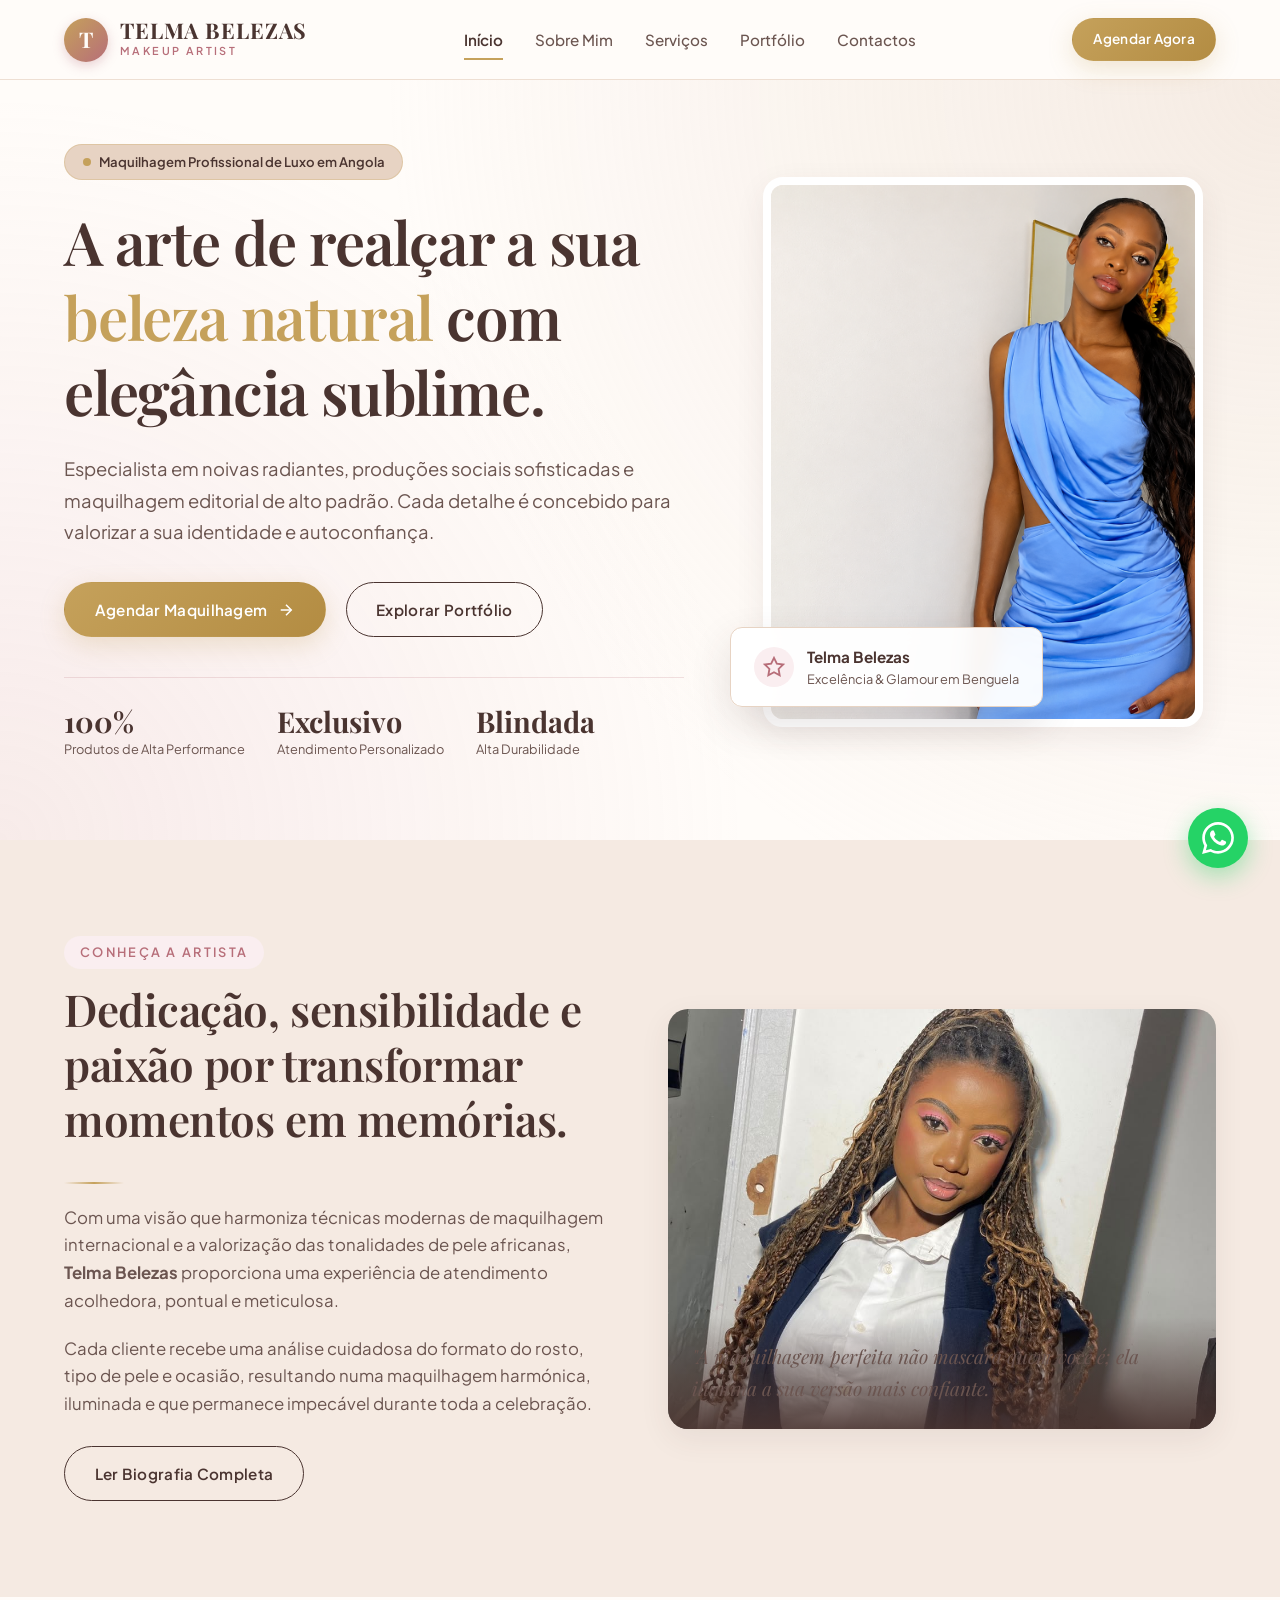
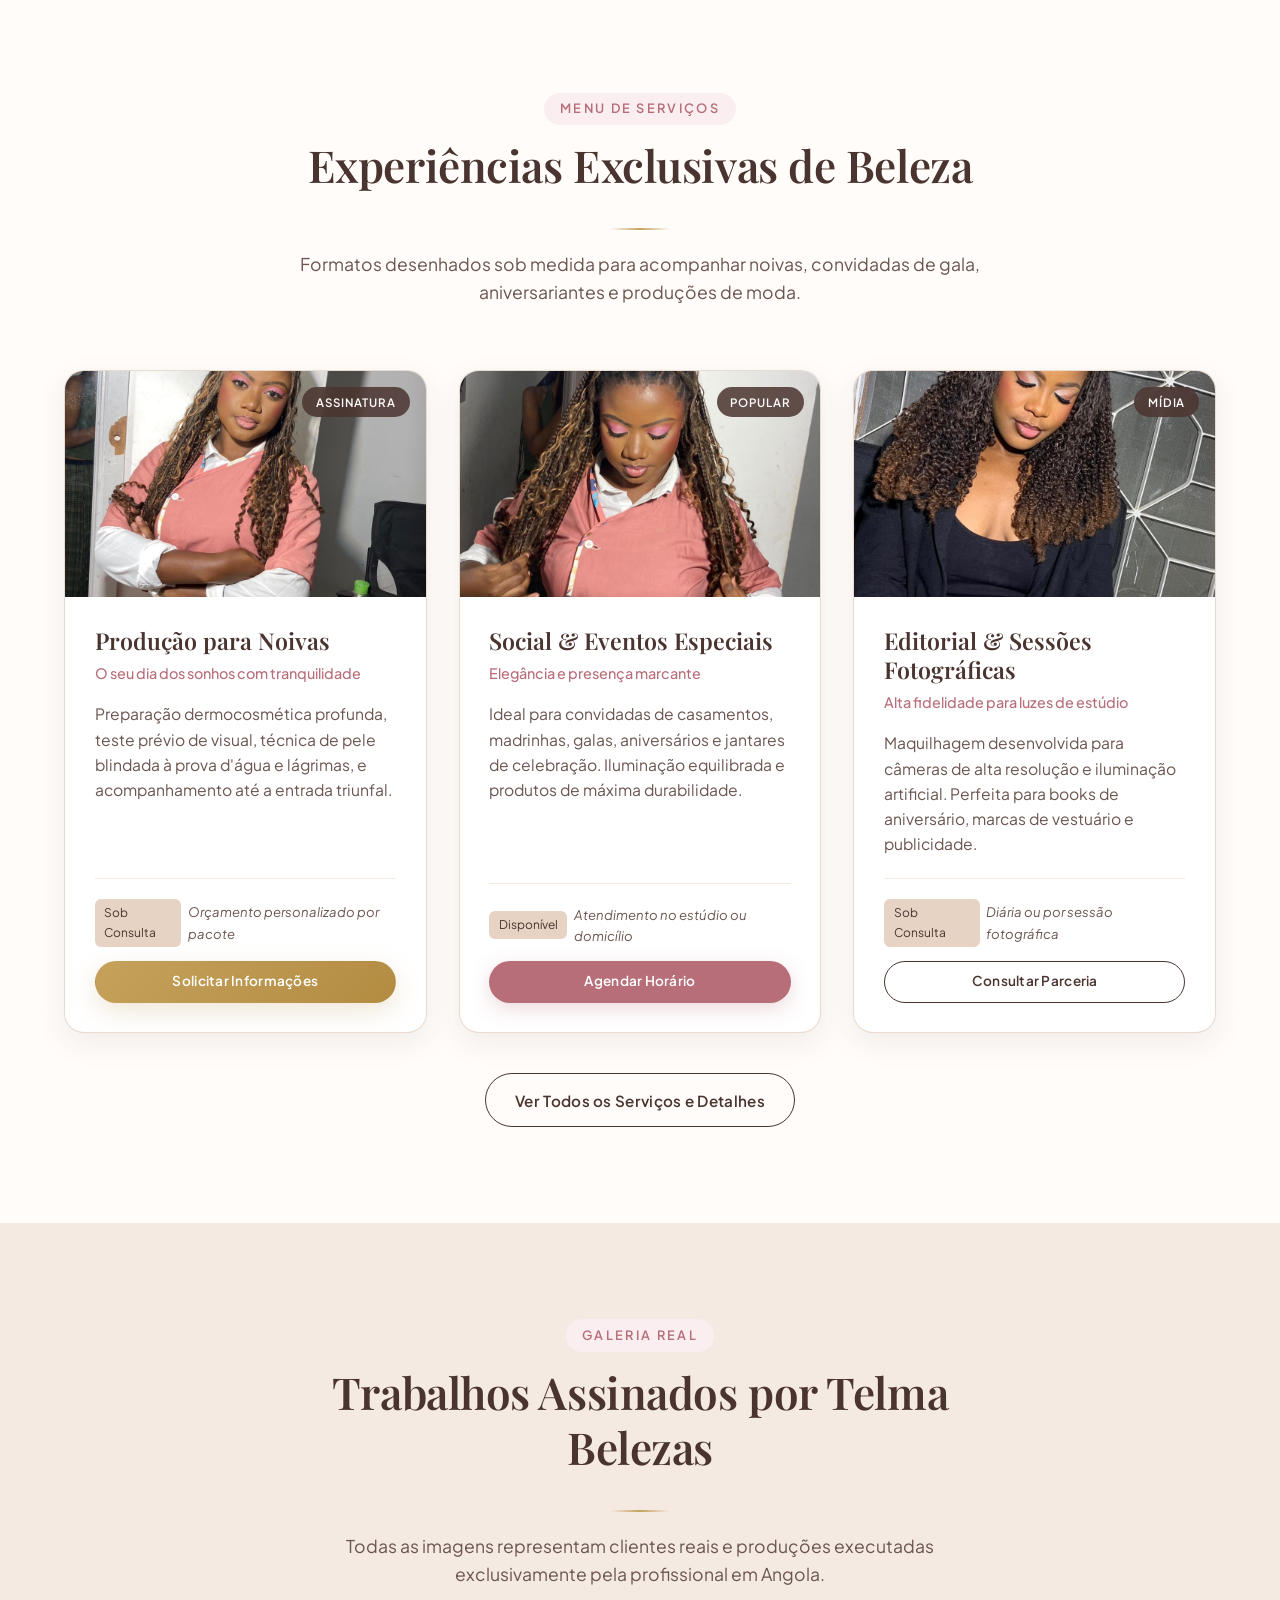
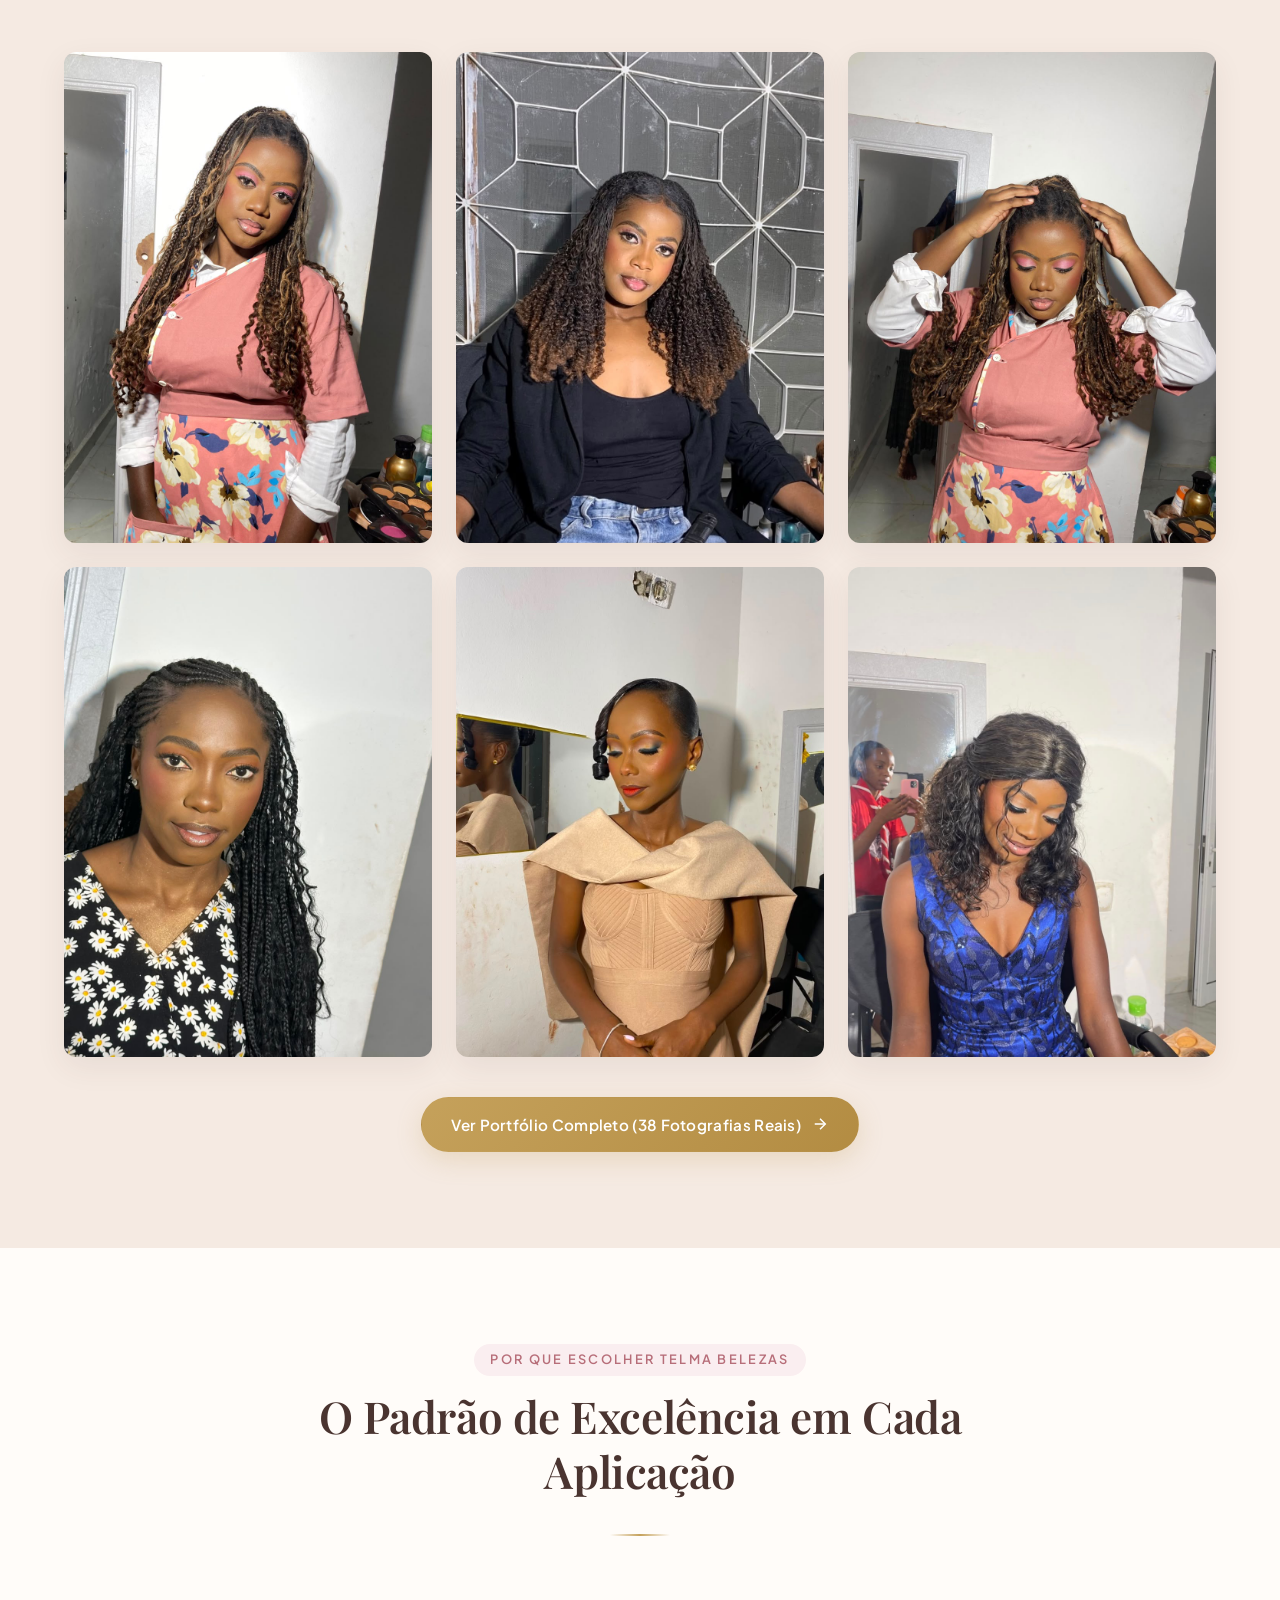
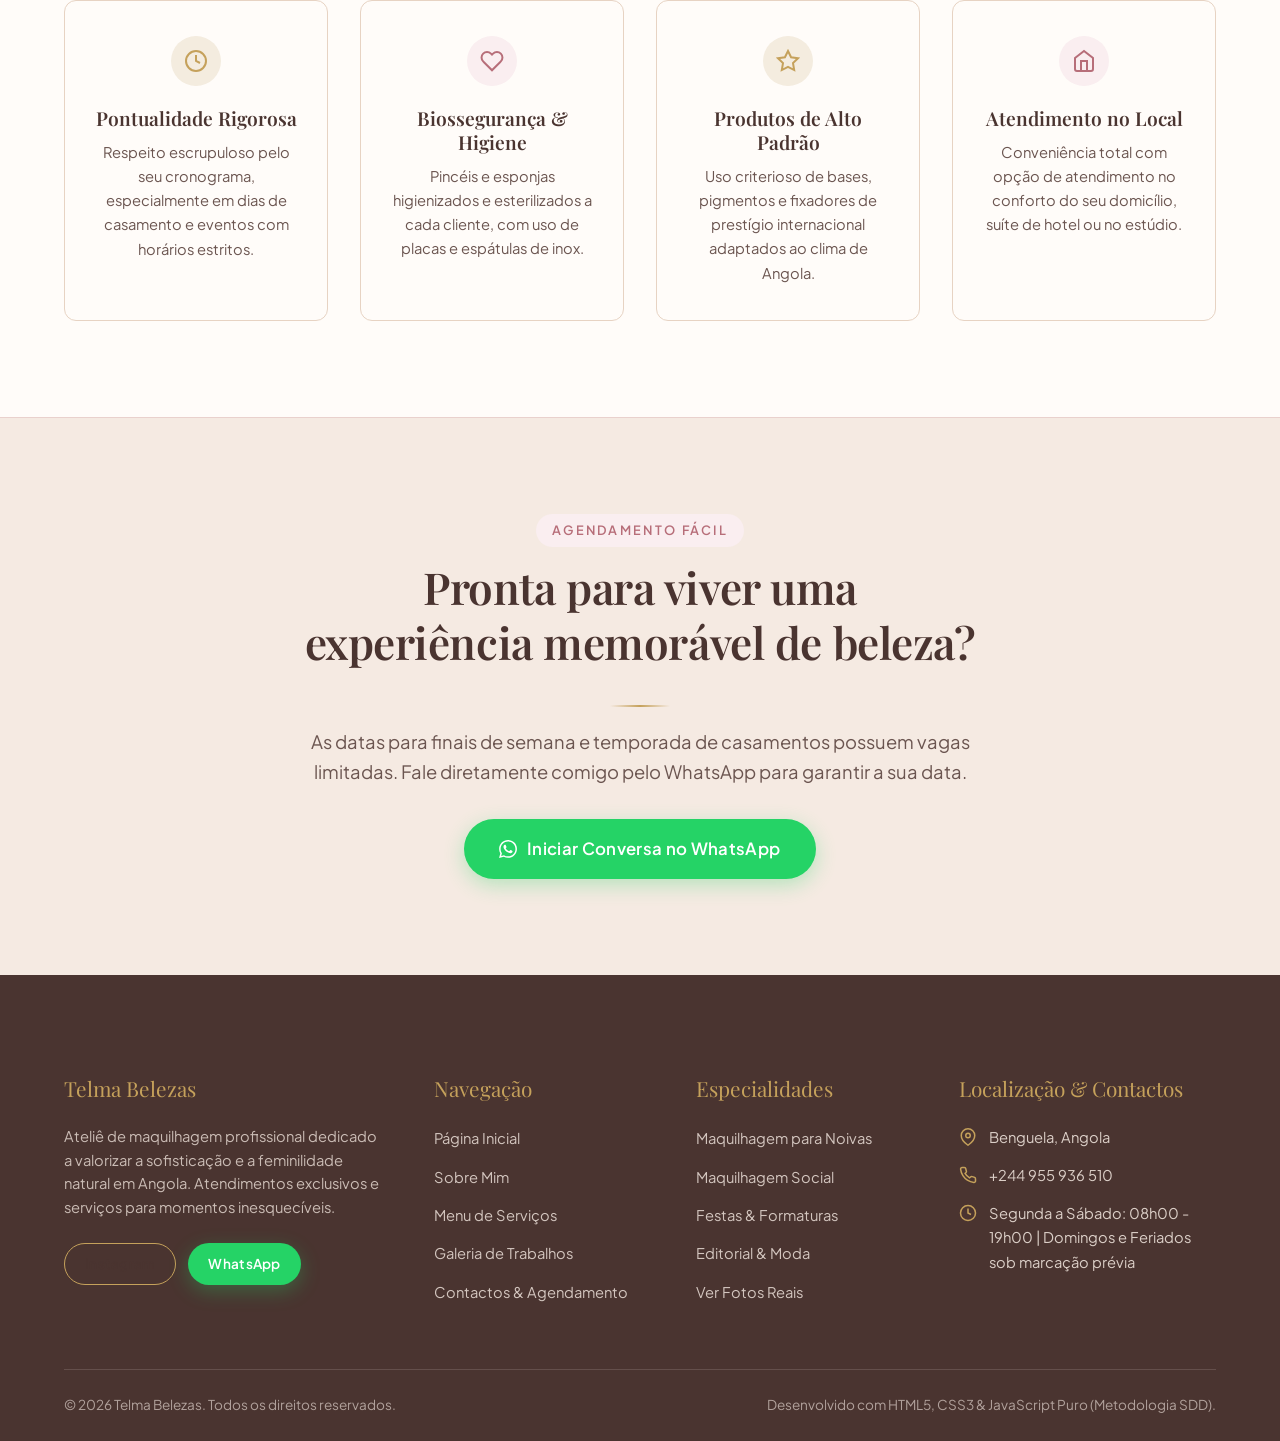
<file: index.html>
<!DOCTYPE html>
<html lang="pt">
<head>
  <meta charset="UTF-8">
  <meta name="viewport" content="width=device-width, initial-scale=1.0">
  <title>Telma Belezas — Portfólio Profissional de Maquilhagem em Angola</title>
  <meta name="description" content="Portfólio profissional de Telma Belezas, maquilhadora especialista em Noivas, Social, Eventos e Editorial em Benguela, Angola. Agende a sua maquilhagem de luxo.">
  <meta name="keywords" content="Telma Belezas, maquilhadora Benguela, maquilhagem noivas Angola, maquilhagem social, makeup artist Angola, maquiadora profissional">
  <meta name="author" content="Telma Belezas">

  <!-- Open Graph / Redes Sociais -->
  <meta property="og:type" content="website">
  <meta property="og:title" content="Telma Belezas — Portfólio Profissional de Maquilhagem">
  <meta property="og:description" content="Arte, elegância e sofisticação em maquilhagem profissional para noivas, festas e momentos inesquecíveis.">
  <meta property="og:image" content="assets/images/telma-belezas.png">

  <!-- Estilos CSS -->
  <link rel="stylesheet" href="css/style.css">
  <link rel="stylesheet" href="css/components.css">
  <link rel="stylesheet" href="css/responsive.css">
</head>
<body>

  <!-- Link de Acessibilidade -->
  <a href="#main-content" class="skip-link">Saltar para o conteúdo principal</a>

  <!-- Cabeçalho -->
  <header class="site-header" role="banner">
    <div class="container header-container">
      <a href="index.html" class="brand-logo" aria-label="Telma Belezas - Página Inicial">
        <span class="logo-symbol" aria-hidden="true">T</span>
        <div class="logo-text-group">
          <span class="logo-main-text">Telma Belezas</span>
          <span class="logo-sub-text">Makeup Artist</span>
        </div>
      </a>

      <!-- Botão Hambúrguer Mobile -->
      <button class="mobile-nav-toggle" aria-expanded="false" aria-controls="primary-navigation" aria-label="Abrir menu de navegação">
        <span class="hamburger-line"></span>
        <span class="hamburger-line"></span>
        <span class="hamburger-line"></span>
      </button>

      <!-- Menu Principal -->
      <nav id="primary-navigation" class="nav-menu" role="navigation" aria-label="Navegação Principal">
        <a href="index.html" class="nav-link active">Início</a>
        <a href="sobre.html" class="nav-link">Sobre Mim</a>
        <a href="servicos.html" class="nav-link">Serviços</a>
        <a href="portfolio.html" class="nav-link">Portfólio</a>
        <a href="contactos.html" class="nav-link">Contactos</a>
      </nav>

      <!-- CTA Desktop -->
      <a href="#" class="btn btn-primary btn-sm header-cta-btn" data-whatsapp-btn aria-label="Agendar via WhatsApp">
        <span>Agendar Agora</span>
      </a>
    </div>
  </header>

  <!-- Conteúdo Principal -->
  <main id="main-content">

    <!-- SEÇÃO HERO -->
    <section class="hero" aria-label="Apresentação da Marca">
      <div class="container hero-grid">
        <div class="hero-content">
          <div class="hero-badge">
            <span class="hero-badge-dot" aria-hidden="true"></span>
            <span>Maquilhagem Profissional de Luxo em Angola</span>
          </div>

          <h1 class="hero-title">
            A arte de realçar a sua <span class="text-gold">beleza natural</span> com elegância sublime.
          </h1>

          <p class="hero-description">
            Especialista em noivas radiantes, produções sociais sofisticadas e maquilhagem editorial de alto padrão. Cada detalhe é concebido para valorizar a sua identidade e autoconfiança.
          </p>

          <div class="hero-actions">
            <a href="#" class="btn btn-primary" data-whatsapp-btn>
              <span>Agendar Maquilhagem</span>
              <svg viewBox="0 0 24 24" fill="none" stroke="currentColor" stroke-width="2" aria-hidden="true">
                <line x1="5" y1="12" x2="19" y2="12"></line>
                <polyline points="12 5 19 12 12 19"></polyline>
              </svg>
            </a>
            <a href="portfolio.html" class="btn btn-outline">
              <span>Explorar Portfólio</span>
            </a>
          </div>

          <div class="hero-features">
            <div class="hero-feature-item">
              <span class="hero-feature-number">100%</span>
              <span class="hero-feature-label">Produtos de Alta Performance</span>
            </div>
            <div class="hero-feature-item">
              <span class="hero-feature-number">Exclusivo</span>
              <span class="hero-feature-label">Atendimento Personalizado</span>
            </div>
            <div class="hero-feature-item">
              <span class="hero-feature-number">Blindada</span>
              <span class="hero-feature-label">Alta Durabilidade</span>
            </div>
          </div>
        </div>

        <div class="hero-media">
          <div class="hero-image-wrapper">
            <img src="assets/images/telma-belezas.png" alt="Telma Belezas — Maquilhadora Profissional" class="hero-image" width="600" height="750" fetchpriority="high">
          </div>
          <div class="hero-floating-card">
            <div class="floating-card-icon" aria-hidden="true">
              <svg width="22" height="22" viewBox="0 0 24 24" fill="none" stroke="currentColor" stroke-width="2">
                <path d="M12 2l3.09 6.26L22 9.27l-5 4.87 1.18 6.88L12 17.77l-6.18 3.25L7 14.14 2 9.27l6.91-1.01L12 2z"></path>
              </svg>
            </div>
            <div>
              <div style="font-weight: 700; font-size: 0.95rem; color: var(--color-brown-dark);">Telma Belezas</div>
              <div class="floating-card-text" style="font-size: 0.8rem; color: var(--color-brown-muted);">Excelência & Glamour em Benguela</div>
            </div>
          </div>
        </div>
      </div>
    </section>

    <!-- SEÇÃO SOBRE RESUMIDA -->
    <section class="section section-bg-nude" aria-labelledby="about-preview-title">
      <div class="container home-about-grid">
        <div>
          <div class="section-tagline">Conheça a Artista</div>
          <h2 id="about-preview-title" class="section-title">Dedicação, sensibilidade e paixão por transformar momentos em memórias.</h2>
          <div class="gold-divider" style="margin-left: 0;"></div>
          <p>
            Com uma visão que harmoniza técnicas modernas de maquilhagem internacional e a valorização das tonalidades de pele africanas, <strong>Telma Belezas</strong> proporciona uma experiência de atendimento acolhedora, pontual e meticulosa.
          </p>
          <p>
            Cada cliente recebe uma análise cuidadosa do formato do rosto, tipo de pele e ocasião, resultando numa maquilhagem harmónica, iluminada e que permanece impecável durante toda a celebração.
          </p>
          <div style="margin-top: 1.8rem;">
            <a href="sobre.html" class="btn btn-outline">
              <span>Ler Biografia Completa</span>
            </a>
          </div>
        </div>

        <div style="position: relative; border-radius: var(--radius-lg); overflow: hidden; box-shadow: var(--shadow-card);">
          <img src="assets/images/trabalhos/trabalho-02.jpeg" alt="Trabalho de maquilhagem social harmoniosa por Telma Belezas" style="width: 100%; height: 420px; object-fit: cover;" loading="lazy">
          <div style="position: absolute; bottom: 0; left: 0; right: 0; background: linear-gradient(to top, rgba(74, 52, 48, 0.9), transparent); padding: 1.5rem; color: var(--color-white-warm);">
            <p style="font-family: var(--font-serif); font-size: 1.2rem; font-style: italic; margin-bottom: 0;">
              "A maquilhagem perfeita não mascara quem você é; ela ilumina a sua versão mais confiante."
            </p>
          </div>
        </div>
      </div>
    </section>

    <!-- SEÇÃO SERVIÇOS EM DESTAQUE -->
    <section class="section" aria-labelledby="services-preview-title">
      <div class="container">
        <div class="section-header">
          <div class="section-tagline">Menu de Serviços</div>
          <h2 id="services-preview-title" class="section-title">Experiências Exclusivas de Beleza</h2>
          <div class="gold-divider"></div>
          <p class="section-subtitle">
            Formatos desenhados sob medida para acompanhar noivas, convidadas de gala, aniversariantes e produções de moda.
          </p>
        </div>

        <div class="services-grid">
          <!-- Card 1: Noivas -->
          <article class="service-card">
            <div class="service-card-media">
              <img src="assets/images/trabalhos/trabalho-05.jpeg" alt="Noiva maquilhada por Telma Belezas" loading="lazy">
              <span class="service-card-badge">Assinatura</span>
            </div>
            <div class="service-card-body">
              <h3 class="service-card-title">Produção para Noivas</h3>
              <div class="service-card-subtitle">O seu dia dos sonhos com tranquilidade</div>
              <p class="service-card-description">
                Preparação dermocosmética profunda, teste prévio de visual, técnica de pele blindada à prova d'água e lágrimas, e acompanhamento até a entrada triunfal.
              </p>
              <div class="service-card-footer">
                <span class="service-price-notice">
                  <span class="provisional-badge">Sob Consulta</span> Orçamento personalizado por pacote
                </span>
                <a href="#" class="btn btn-primary btn-sm" data-whatsapp-btn data-whatsapp-msg="Olá Telma! Gostaria de um orçamento para produção de Noiva.">
                  <span>Solicitar Informações</span>
                </a>
              </div>
            </div>
          </article>

          <!-- Card 2: Social & Festas -->
          <article class="service-card">
            <div class="service-card-media">
              <img src="assets/images/trabalhos/trabalho-01.jpeg" alt="Maquilhagem glamourosa para eventos" loading="lazy">
              <span class="service-card-badge">Popular</span>
            </div>
            <div class="service-card-body">
              <h3 class="service-card-title">Social & Eventos Especiais</h3>
              <div class="service-card-subtitle">Elegância e presença marcante</div>
              <p class="service-card-description">
                Ideal para convidadas de casamentos, madrinhas, galas, aniversários e jantares de celebração. Iluminação equilibrada e produtos de máxima durabilidade.
              </p>
              <div class="service-card-footer">
                <span class="service-price-notice">
                  <span class="provisional-badge">Disponível</span> Atendimento no estúdio ou domicílio
                </span>
                <a href="#" class="btn btn-secondary btn-sm" data-whatsapp-btn data-whatsapp-msg="Olá Telma! Gostaria de agendar uma maquilhagem social/evento.">
                  <span>Agendar Horário</span>
                </a>
              </div>
            </div>
          </article>

          <!-- Card 3: Editorial & Moda -->
          <article class="service-card">
            <div class="service-card-media">
              <img src="assets/images/trabalhos/trabalho-03.jpeg" alt="Maquilhagem editorial para ensaios fotográficos" loading="lazy">
              <span class="service-card-badge">Mídia</span>
            </div>
            <div class="service-card-body">
              <h3 class="service-card-title">Editorial & Sessões Fotográficas</h3>
              <div class="service-card-subtitle">Alta fidelidade para luzes de estúdio</div>
              <p class="service-card-description">
                Maquilhagem desenvolvida para câmeras de alta resolução e iluminação artificial. Perfeita para books de aniversário, marcas de vestuário e publicidade.
              </p>
              <div class="service-card-footer">
                <span class="service-price-notice">
                  <span class="provisional-badge">Sob Consulta</span> Diária ou por sessão fotográfica
                </span>
                <a href="#" class="btn btn-outline btn-sm" data-whatsapp-btn data-whatsapp-msg="Olá Telma! Gostaria de consultar disponibilidade para ensaio/editorial.">
                  <span>Consultar Parceria</span>
                </a>
              </div>
            </div>
          </article>
        </div>

        <div style="text-align: center; margin-top: 2.5rem;">
          <a href="servicos.html" class="btn btn-outline">
            <span>Ver Todos os Serviços e Detalhes</span>
          </a>
        </div>
      </div>
    </section>

    <!-- SEÇÃO PRÉ-VISUALIZAÇÃO DA GALERIA -->
    <section class="section section-bg-nude" aria-labelledby="gallery-preview-title">
      <div class="container">
        <div class="section-header">
          <div class="section-tagline">Galeria Real</div>
          <h2 id="gallery-preview-title" class="section-title">Trabalhos Assinados por Telma Belezas</h2>
          <div class="gold-divider"></div>
          <p class="section-subtitle">
            Todas as imagens representam clientes reais e produções executadas exclusivamente pela profissional em Angola.
          </p>
        </div>

        <div class="gallery-grid" style="margin-bottom: 2.5rem;">
          <!-- 6 Imagens Reais de Destaque -->
          <article class="gallery-item">
            <img class="gallery-img" src="assets/images/trabalhos/trabalho-06.jpeg" alt="Gala e Eventos Especiais" loading="lazy">
            <div class="gallery-overlay">
              <span class="gallery-category-tag">Eventos</span>
              <h3 class="gallery-title">Gala & Noite Marcante</h3>
            </div>
          </article>

          <article class="gallery-item">
            <img class="gallery-img" src="assets/images/trabalhos/trabalho-09.jpeg" alt="Noiva Contemporânea" loading="lazy">
            <div class="gallery-overlay">
              <span class="gallery-category-tag">Noivas</span>
              <h3 class="gallery-title">Noiva Contemporânea</h3>
            </div>
          </article>

          <article class="gallery-item">
            <img class="gallery-img" src="assets/images/trabalhos/trabalho-07.jpeg" alt="Formatura e Celebrações" loading="lazy">
            <div class="gallery-overlay">
              <span class="gallery-category-tag">Eventos</span>
              <h3 class="gallery-title">Produção para Formatura</h3>
            </div>
          </article>

          <article class="gallery-item">
            <img class="gallery-img" src="assets/images/trabalhos/trabalho-13.jpeg" alt="Ensaio Fotográfico" loading="lazy">
            <div class="gallery-overlay">
              <span class="gallery-category-tag">Editorial</span>
              <h3 class="gallery-title">Ensaio de Beleza</h3>
            </div>
          </article>

          <article class="gallery-item">
            <img class="gallery-img" src="assets/images/trabalhos/trabalho-16.jpeg" alt="Noiva dos Sonhos" loading="lazy">
            <div class="gallery-overlay">
              <span class="gallery-category-tag">Noivas</span>
              <h3 class="gallery-title">Noiva Radiante</h3>
            </div>
          </article>

          <article class="gallery-item">
            <img class="gallery-img" src="assets/images/trabalhos/trabalho-18.jpeg" alt="Celebração & Festa" loading="lazy">
            <div class="gallery-overlay">
              <span class="gallery-category-tag">Social</span>
              <h3 class="gallery-title">Harmonia Glow Social</h3>
            </div>
          </article>
        </div>

        <div style="text-align: center;">
          <a href="portfolio.html" class="btn btn-primary">
            <span>Ver Portfólio Completo (38 Fotografias Reais)</span>
            <svg viewBox="0 0 24 24" fill="none" stroke="currentColor" stroke-width="2" aria-hidden="true">
              <line x1="5" y1="12" x2="19" y2="12"></line>
              <polyline points="12 5 19 12 12 19"></polyline>
            </svg>
          </a>
        </div>
      </div>
    </section>

    <!-- SEÇÃO DIFERENCIAIS DA MARCA -->
    <section class="section" aria-labelledby="differentials-title">
      <div class="container">
        <div class="section-header">
          <div class="section-tagline">Por Que Escolher Telma Belezas</div>
          <h2 id="differentials-title" class="section-title">O Padrão de Excelência em Cada Aplicação</h2>
          <div class="gold-divider"></div>
        </div>

        <div class="pillars-grid">
          <div style="background-color: var(--color-white-warm); padding: 2.2rem 1.8rem; border-radius: var(--radius-md); border: 1px solid var(--color-beige-soft); text-align: center;">
            <div style="width: 50px; height: 50px; border-radius: 50%; background-color: var(--color-gold-light); color: var(--color-gold-elegant); display: flex; align-items: center; justify-content: center; margin: 0 auto 1.25rem auto;">
              <svg width="24" height="24" viewBox="0 0 24 24" fill="none" stroke="currentColor" stroke-width="2">
                <circle cx="12" cy="12" r="10"></circle>
                <path d="M12 6v6l4 2"></path>
              </svg>
            </div>
            <h3 style="font-size: 1.2rem; margin-bottom: 0.6rem;">Pontualidade Rigorosa</h3>
            <p style="font-size: 0.92rem; margin-bottom: 0;">Respeito escrupuloso pelo seu cronograma, especialmente em dias de casamento e eventos com horários estritos.</p>
          </div>

          <div style="background-color: var(--color-white-warm); padding: 2.2rem 1.8rem; border-radius: var(--radius-md); border: 1px solid var(--color-beige-soft); text-align: center;">
            <div style="width: 50px; height: 50px; border-radius: 50%; background-color: var(--color-rose-light); color: var(--color-rose-deep); display: flex; align-items: center; justify-content: center; margin: 0 auto 1.25rem auto;">
              <svg width="24" height="24" viewBox="0 0 24 24" fill="none" stroke="currentColor" stroke-width="2">
                <path d="M20.84 4.61a5.5 5.5 0 0 0-7.78 0L12 5.67l-1.06-1.06a5.5 5.5 0 0 0-7.78 7.78l1.06 1.06L12 21.23l7.78-7.78 1.06-1.06a5.5 5.5 0 0 0 0-7.78z"></path>
              </svg>
            </div>
            <h3 style="font-size: 1.2rem; margin-bottom: 0.6rem;">Biossegurança & Higiene</h3>
            <p style="font-size: 0.92rem; margin-bottom: 0;">Pincéis e esponjas higienizados e esterilizados a cada cliente, com uso de placas e espátulas de inox.</p>
          </div>

          <div style="background-color: var(--color-white-warm); padding: 2.2rem 1.8rem; border-radius: var(--radius-md); border: 1px solid var(--color-beige-soft); text-align: center;">
            <div style="width: 50px; height: 50px; border-radius: 50%; background-color: var(--color-gold-light); color: var(--color-gold-elegant); display: flex; align-items: center; justify-content: center; margin: 0 auto 1.25rem auto;">
              <svg width="24" height="24" viewBox="0 0 24 24" fill="none" stroke="currentColor" stroke-width="2">
                <polygon points="12 2 15.09 8.26 22 9.27 17 14.14 18.18 21.02 12 17.77 5.82 21.02 7 14.14 2 9.27 8.91 8.26 12 2"></polygon>
              </svg>
            </div>
            <h3 style="font-size: 1.2rem; margin-bottom: 0.6rem;">Produtos de Alto Padrão</h3>
            <p style="font-size: 0.92rem; margin-bottom: 0;">Uso criterioso de bases, pigmentos e fixadores de prestígio internacional adaptados ao clima de Angola.</p>
          </div>

          <div style="background-color: var(--color-white-warm); padding: 2.2rem 1.8rem; border-radius: var(--radius-md); border: 1px solid var(--color-beige-soft); text-align: center;">
            <div style="width: 50px; height: 50px; border-radius: 50%; background-color: var(--color-rose-light); color: var(--color-rose-deep); display: flex; align-items: center; justify-content: center; margin: 0 auto 1.25rem auto;">
              <svg width="24" height="24" viewBox="0 0 24 24" fill="none" stroke="currentColor" stroke-width="2">
                <path d="M3 9l9-7 9 7v11a2 2 0 0 1-2 2H5a2 2 0 0 1-2-2z"></path>
                <polyline points="9 22 9 12 15 12 15 22"></polyline>
              </svg>
            </div>
            <h3 style="font-size: 1.2rem; margin-bottom: 0.6rem;">Atendimento no Local</h3>
            <p style="font-size: 0.92rem; margin-bottom: 0;">Conveniência total com opção de atendimento no conforto do seu domicílio, suíte de hotel ou no estúdio.</p>
          </div>
        </div>
      </div>
    </section>

    <!-- SEÇÃO CTA FINAL -->
    <section class="section section-bg-nude" style="border-top: 1px solid var(--color-border); text-align: center;" aria-label="Chamada para Ação">
      <div class="container" style="max-width: 720px;">
        <div class="section-tagline">Agendamento Fácil</div>
        <h2 class="section-title">Pronta para viver uma experiência memorável de beleza?</h2>
        <div class="gold-divider"></div>
        <p style="font-size: 1.15rem; margin-bottom: 2rem;">
          As datas para finais de semana e temporada de casamentos possuem vagas limitadas. Fale diretamente comigo pelo WhatsApp para garantir a sua data.
        </p>
        <a href="#" class="btn btn-whatsapp" data-whatsapp-btn style="font-size: 1.05rem; padding: 1rem 2.2rem;">
          <svg width="20" height="20" viewBox="0 0 24 24" fill="currentColor" aria-hidden="true">
            <path d="M.057 24l1.687-6.163c-1.041-1.804-1.588-3.849-1.587-5.946.003-6.556 5.338-11.891 11.893-11.891 3.181.001 6.167 1.24 8.413 3.488 2.245 2.248 3.481 5.236 3.48 8.414-.003 6.557-5.338 11.892-11.893 11.892-1.99-.001-3.951-.5-5.688-1.448l-6.305 1.654zm6.597-3.807c1.676.995 3.276 1.591 5.392 1.592 5.448 0 9.886-4.434 9.889-9.885.002-5.462-4.415-9.89-9.881-9.892-5.452 0-9.887 4.434-9.889 9.884-.001 2.225.651 3.891 1.746 5.634l-.999 3.648 3.742-.981zm11.387-5.464c-.074-.124-.272-.198-.57-.347-.297-.149-1.758-.868-2.031-.967-.272-.099-.47-.149-.669.149-.198.297-.768.967-.941 1.165-.173.198-.347.223-.644.074-.297-.149-1.255-.462-2.39-1.475-.883-.788-1.48-1.761-1.653-2.059-.173-.297-.018-.458.13-.606.134-.133.297-.347.446-.521.151-.172.2-.296.3-.495.099-.198.05-.372-.025-.521-.075-.148-.669-1.611-.916-2.206-.242-.579-.487-.501-.669-.51l-.57-.01c-.198 0-.52.074-.792.372s-1.04 1.016-1.04 2.479 1.065 2.876 1.213 3.074c.149.198 2.095 3.2 5.076 4.487.709.306 1.263.489 1.694.626.712.226 1.36.194 1.872.118.571-.085 1.758-.719 2.006-1.413.248-.695.248-1.29.173-1.414z"/>
          </svg>
          <span>Iniciar Conversa no WhatsApp</span>
        </a>
      </div>
    </section>

  </main>

  <!-- Rodapé Compartilhado -->
  <footer class="site-footer" role="contentinfo">
    <div class="container">
      <div class="footer-grid">
        <div>
          <div class="footer-col-title">Telma Belezas</div>
          <p class="footer-desc">
            Ateliê de maquilhagem profissional dedicado a valorizar a sofisticação e a feminilidade natural em Angola. Atendimentos exclusivos e serviços para momentos inesquecíveis.
          </p>
          <div style="display: flex; gap: 0.75rem;">
            <a href="#" class="btn btn-outline-gold btn-sm" data-instagram-btn aria-label="Siga no Instagram">
              <span>Instagram</span>
            </a>
            <a href="#" class="btn btn-whatsapp btn-sm" data-whatsapp-btn aria-label="Fale no WhatsApp">
              <span>WhatsApp</span>
            </a>
          </div>
        </div>

        <div>
          <div class="footer-col-title">Navegação</div>
          <ul class="footer-links">
            <li><a href="index.html" class="footer-link">Página Inicial</a></li>
            <li><a href="sobre.html" class="footer-link">Sobre Mim</a></li>
            <li><a href="servicos.html" class="footer-link">Menu de Serviços</a></li>
            <li><a href="portfolio.html" class="footer-link">Galeria de Trabalhos</a></li>
            <li><a href="contactos.html" class="footer-link">Contactos & Agendamento</a></li>
          </ul>
        </div>

        <div>
          <div class="footer-col-title">Especialidades</div>
          <ul class="footer-links">
            <li><a href="servicos.html#noivas" class="footer-link">Maquilhagem para Noivas</a></li>
            <li><a href="servicos.html#social" class="footer-link">Maquilhagem Social</a></li>
            <li><a href="servicos.html#eventos" class="footer-link">Festas & Formaturas</a></li>
            <li><a href="servicos.html#editorial" class="footer-link">Editorial & Moda</a></li>
            <li><a href="portfolio.html" class="footer-link">Ver Fotos Reais</a></li>
          </ul>
        </div>

        <div>
          <div class="footer-col-title">Localização & Contactos</div>
          <div class="footer-contact-item">
            <svg viewBox="0 0 24 24" fill="none" stroke="currentColor" stroke-width="2" aria-hidden="true">
              <path d="M21 10c0 7-9 13-9 13s-9-6-9-13a9 9 0 0 1 18 0z"></path>
              <circle cx="12" cy="10" r="3"></circle>
            </svg>
            <span data-config="locationDisplay">Benguela, Angola</span>
          </div>
          <div class="footer-contact-item">
            <svg viewBox="0 0 24 24" fill="none" stroke="currentColor" stroke-width="2" aria-hidden="true">
              <path d="M22 16.92v3a2 2 0 0 1-2.18 2 19.79 19.79 0 0 1-8.63-3.07 19.5 19.5 0 0 1-6-6 19.79 19.79 0 0 1-3.07-8.67A2 2 0 0 1 4.11 2h3a2 2 0 0 1 2 1.72 12.84 12.84 0 0 0 .7 2.81 2 2 0 0 1-.45 2.11L8.09 9.91a16 16 0 0 0 6 6l1.27-1.27a2 2 0 0 1 2.11-.45 12.84 12.84 0 0 0 2.81.7A2 2 0 0 1 22 16.92z"></path>
            </svg>
            <span data-config="phoneDisplay">+244 955 936 510</span>
          </div>
          <div class="footer-contact-item">
            <svg viewBox="0 0 24 24" fill="none" stroke="currentColor" stroke-width="2" aria-hidden="true">
              <circle cx="12" cy="12" r="10"></circle>
              <polyline points="12 6 12 12 16 14"></polyline>
            </svg>
            <span data-config="businessHours">Segunda a Sábado: 08:00 - 19:00</span>
          </div>
        </div>
      </div>

      <div class="footer-bottom">
        <div>
          &copy; <span id="current-year">2026</span> Telma Belezas. Todos os direitos reservados.
        </div>
        <div>
          Desenvolvido com HTML5, CSS3 & JavaScript Puro (Metodologia SDD).
        </div>
      </div>
    </div>
  </footer>

  <!-- Botão Flutuante do WhatsApp -->
  <a href="#" class="floating-whatsapp" data-whatsapp-btn aria-label="Conversar com Telma Belezas no WhatsApp">
    <span class="floating-whatsapp-tooltip">Fale com Telma Belezas</span>
    <svg viewBox="0 0 24 24" aria-hidden="true">
      <path d="M.057 24l1.687-6.163c-1.041-1.804-1.588-3.849-1.587-5.946.003-6.556 5.338-11.891 11.893-11.891 3.181.001 6.167 1.24 8.413 3.488 2.245 2.248 3.481 5.236 3.48 8.414-.003 6.557-5.338 11.892-11.893 11.892-1.99-.001-3.951-.5-5.688-1.448l-6.305 1.654zm6.597-3.807c1.676.995 3.276 1.591 5.392 1.592 5.448 0 9.886-4.434 9.889-9.885.002-5.462-4.415-9.89-9.881-9.892-5.452 0-9.887 4.434-9.889 9.884-.001 2.225.651 3.891 1.746 5.634l-.999 3.648 3.742-.981zm11.387-5.464c-.074-.124-.272-.198-.57-.347-.297-.149-1.758-.868-2.031-.967-.272-.099-.47-.149-.669.149-.198.297-.768.967-.941 1.165-.173.198-.347.223-.644.074-.297-.149-1.255-.462-2.39-1.475-.883-.788-1.48-1.761-1.653-2.059-.173-.297-.018-.458.13-.606.134-.133.297-.347.446-.521.151-.172.2-.296.3-.495.099-.198.05-.372-.025-.521-.075-.148-.669-1.611-.916-2.206-.242-.579-.487-.501-.669-.51l-.57-.01c-.198 0-.52.074-.792.372s-1.04 1.016-1.04 2.479 1.065 2.876 1.213 3.074c.149.198 2.095 3.2 5.076 4.487.709.306 1.263.489 1.694.626.712.226 1.36.194 1.872.118.571-.085 1.758-.719 2.006-1.413.248-.695.248-1.29.173-1.414z"/>
    </svg>
  </a>

  <!-- Scripts -->
  <script src="js/config.js"></script>
  <script src="js/navigation.js"></script>
  <script src="js/main.js"></script>
</body>
</html>
</file>
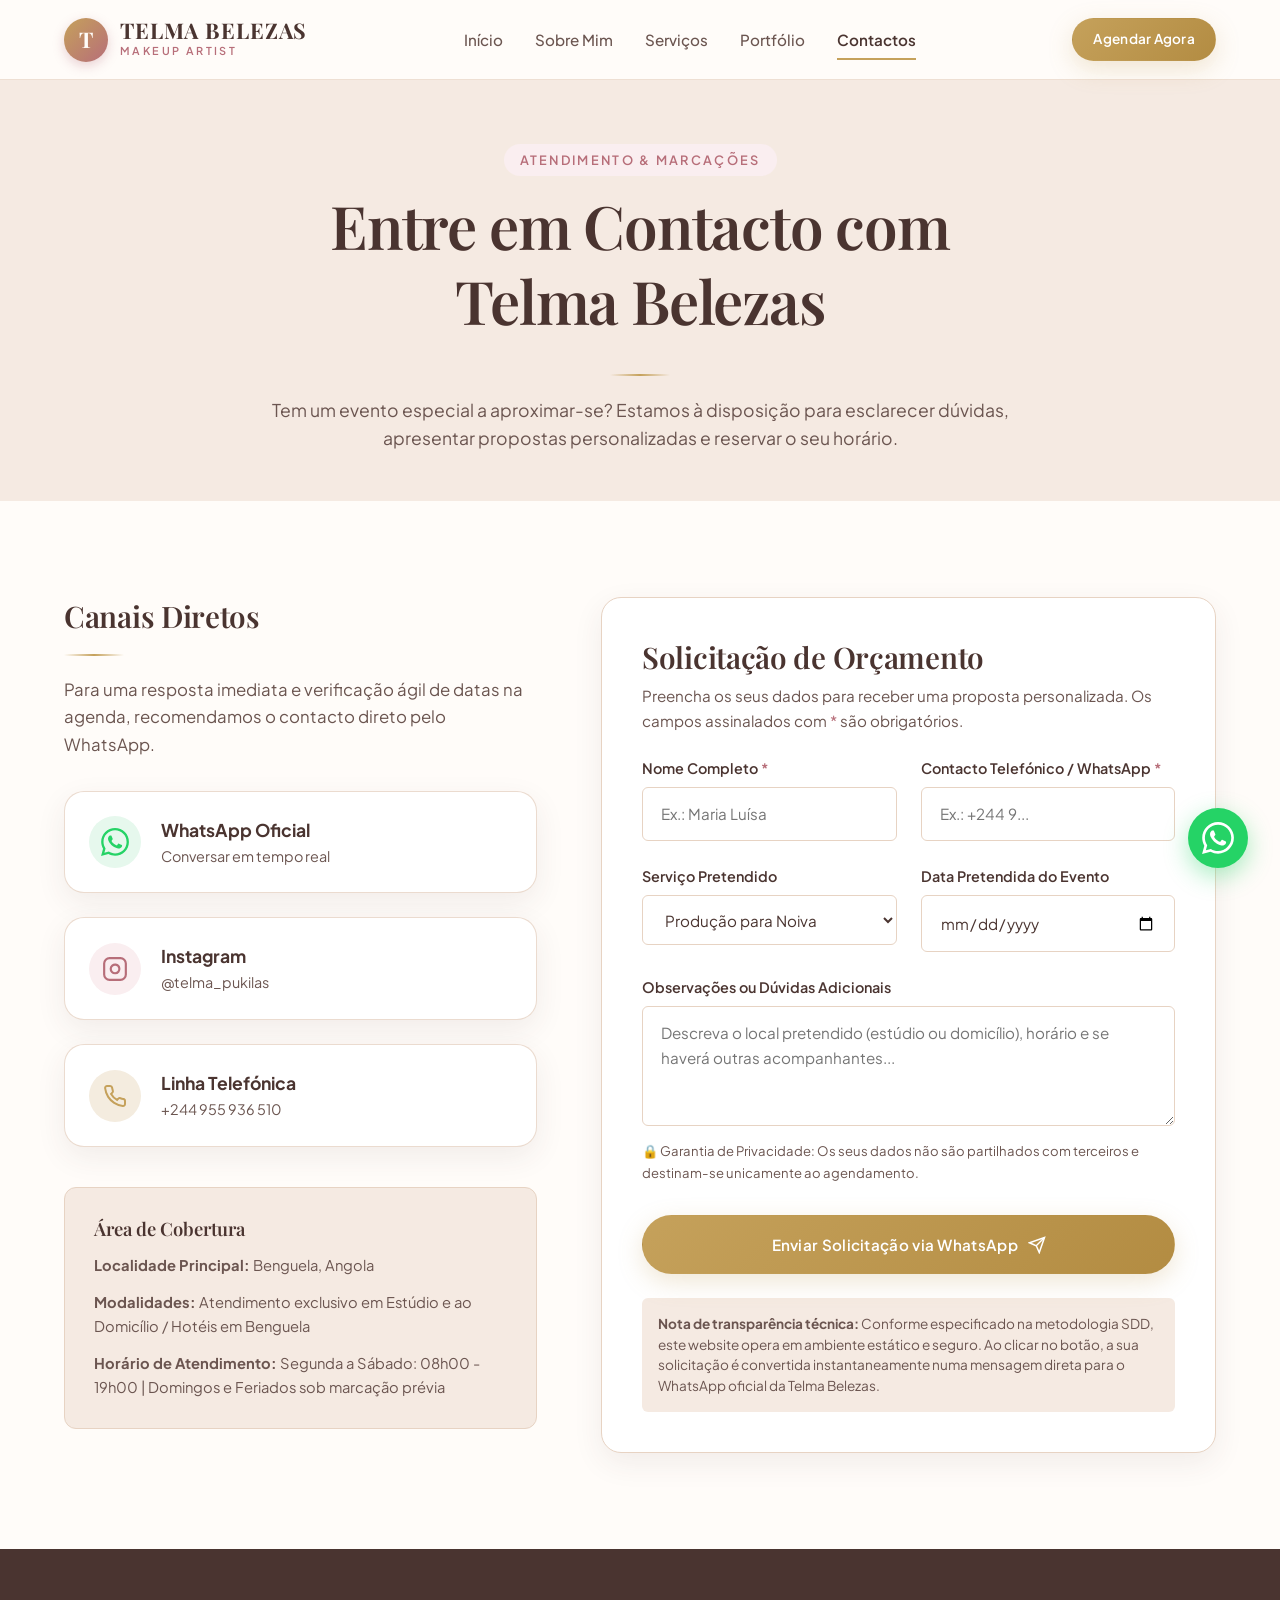
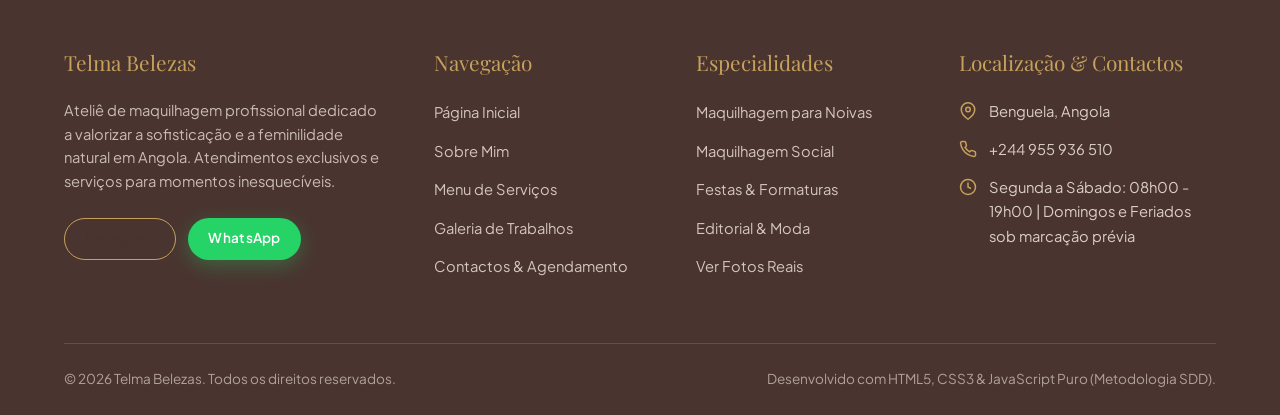
<file: contactos.html>
<!DOCTYPE html>
<html lang="pt">
<head>
  <meta charset="UTF-8">
  <meta name="viewport" content="width=device-width, initial-scale=1.0">
  <title>Contactos & Agendamento — Telma Belezas | Maquilhadora em Benguela</title>
  <meta name="description" content="Entre em contacto com Telma Belezas para agendar a sua maquilhagem profissional, consultar datas para casamentos ou esclarecer dúvidas.">
  <meta name="author" content="Telma Belezas">

  <!-- Open Graph -->
  <meta property="og:type" content="website">
  <meta property="og:title" content="Contactos — Telma Belezas">
  <meta property="og:description" content="Fale diretamente com Telma Belezas via WhatsApp, telefone ou Instagram em Benguela, Angola.">
  <meta property="og:image" content="assets/images/telma-belezas.png">

  <!-- Estilos CSS -->
  <link rel="stylesheet" href="css/style.css">
  <link rel="stylesheet" href="css/components.css">
  <link rel="stylesheet" href="css/responsive.css">
</head>
<body>

  <!-- Link de Acessibilidade -->
  <a href="#main-content" class="skip-link">Saltar para o conteúdo principal</a>

  <!-- Cabeçalho -->
  <header class="site-header" role="banner">
    <div class="container header-container">
      <a href="index.html" class="brand-logo" aria-label="Telma Belezas - Página Inicial">
        <span class="logo-symbol" aria-hidden="true">T</span>
        <div class="logo-text-group">
          <span class="logo-main-text">Telma Belezas</span>
          <span class="logo-sub-text">Makeup Artist</span>
        </div>
      </a>

      <button class="mobile-nav-toggle" aria-expanded="false" aria-controls="primary-navigation" aria-label="Abrir menu de navegação">
        <span class="hamburger-line"></span>
        <span class="hamburger-line"></span>
        <span class="hamburger-line"></span>
      </button>

      <nav id="primary-navigation" class="nav-menu" role="navigation" aria-label="Navegação Principal">
        <a href="index.html" class="nav-link">Início</a>
        <a href="sobre.html" class="nav-link">Sobre Mim</a>
        <a href="servicos.html" class="nav-link">Serviços</a>
        <a href="portfolio.html" class="nav-link">Portfólio</a>
        <a href="contactos.html" class="nav-link active">Contactos</a>
      </nav>

      <a href="#" class="btn btn-primary btn-sm header-cta-btn" data-whatsapp-btn aria-label="Agendar via WhatsApp">
        <span>Agendar Agora</span>
      </a>
    </div>
  </header>

  <main id="main-content">

    <!-- HERO DE CONTACTOS -->
    <section class="section section-bg-nude" style="padding: 4rem 0 3rem 0;" aria-labelledby="contact-page-title">
      <div class="container text-center" style="max-width: 820px;">
        <span class="section-tagline">Atendimento & Marcações</span>
        <h1 id="contact-page-title" class="section-title">Entre em Contacto com Telma Belezas</h1>
        <div class="gold-divider"></div>
        <p class="section-subtitle">
          Tem um evento especial a aproximar-se? Estamos à disposição para esclarecer dúvidas, apresentar propostas personalizadas e reservar o seu horário.
        </p>
      </div>
    </section>

    <!-- CONTEÚDO PRINCIPAL: CANAIS DIRETOS & FORMULÁRIO -->
    <section class="section" aria-label="Canais de Comunicação">
      <div class="container contact-page-grid">
        
        <!-- Coluna da Esquerda: Canais Rápidos -->
        <div class="contact-info-col">
          <h2 style="font-size: 1.85rem; margin-bottom: 0.8rem;">Canais Diretos</h2>
          <div class="gold-divider" style="margin-left: 0;"></div>
          <p style="margin-bottom: 2rem;">
            Para uma resposta imediata e verificação ágil de datas na agenda, recomendamos o contacto direto pelo WhatsApp.
          </p>

          <div style="display: flex; flex-direction: column; gap: 1.5rem; margin-bottom: 2.5rem;">
            
            <!-- WhatsApp -->
            <a href="#" class="service-card" data-whatsapp-btn style="padding: 1.5rem; text-decoration: none; flex-direction: row; align-items: center; gap: 1.25rem;">
              <div style="width: 52px; height: 52px; border-radius: 50%; background-color: #E6F8ED; color: #25D366; display: flex; align-items: center; justify-content: center; flex-shrink: 0;">
                <svg width="28" height="28" viewBox="0 0 24 24" fill="currentColor">
                  <path d="M.057 24l1.687-6.163c-1.041-1.804-1.588-3.849-1.587-5.946.003-6.556 5.338-11.891 11.893-11.891 3.181.001 6.167 1.24 8.413 3.488 2.245 2.248 3.481 5.236 3.48 8.414-.003 6.557-5.338 11.892-11.893 11.892-1.99-.001-3.951-.5-5.688-1.448l-6.305 1.654zm6.597-3.807c1.676.995 3.276 1.591 5.392 1.592 5.448 0 9.886-4.434 9.889-9.885.002-5.462-4.415-9.89-9.881-9.892-5.452 0-9.887 4.434-9.889 9.884-.001 2.225.651 3.891 1.746 5.634l-.999 3.648 3.742-.981zm11.387-5.464c-.074-.124-.272-.198-.57-.347-.297-.149-1.758-.868-2.031-.967-.272-.099-.47-.149-.669.149-.198.297-.768.967-.941 1.165-.173.198-.347.223-.644.074-.297-.149-1.255-.462-2.39-1.475-.883-.788-1.48-1.761-1.653-2.059-.173-.297-.018-.458.13-.606.134-.133.297-.347.446-.521.151-.172.2-.296.3-.495.099-.198.05-.372-.025-.521-.075-.148-.669-1.611-.916-2.206-.242-.579-.487-.501-.669-.51l-.57-.01c-.198 0-.52.074-.792.372s-1.04 1.016-1.04 2.479 1.065 2.876 1.213 3.074c.149.198 2.095 3.2 5.076 4.487.709.306 1.263.489 1.694.626.712.226 1.36.194 1.872.118.571-.085 1.758-.719 2.006-1.413.248-.695.248-1.29.173-1.414z"/>
                </svg>
              </div>
              <div>
                <div style="font-weight: 700; color: var(--color-brown-dark); font-size: 1.1rem;">WhatsApp Oficial</div>
                <div style="font-size: 0.9rem; color: var(--color-brown-muted);">Conversar em tempo real</div>
              </div>
            </a>

            <!-- Instagram -->
            <a href="#" class="service-card" data-instagram-btn style="padding: 1.5rem; text-decoration: none; flex-direction: row; align-items: center; gap: 1.25rem;">
              <div style="width: 52px; height: 52px; border-radius: 50%; background-color: var(--color-rose-light); color: var(--color-rose-deep); display: flex; align-items: center; justify-content: center; flex-shrink: 0;">
                <svg width="26" height="26" viewBox="0 0 24 24" fill="none" stroke="currentColor" stroke-width="2">
                  <rect x="2" y="2" width="20" height="20" rx="5" ry="5"></rect>
                  <path d="M16 11.37A4 4 0 1 1 12.63 8 4 4 0 0 1 16 11.37z"></path>
                  <line x1="17.5" y1="6.5" x2="17.51" y2="6.5"></line>
                </svg>
              </div>
              <div>
                <div style="font-weight: 700; color: var(--color-brown-dark); font-size: 1.1rem;">Instagram</div>
                <div style="font-size: 0.9rem; color: var(--color-brown-muted);" data-config="instagramHandle">@telma_pukilas</div>
              </div>
            </a>

            <!-- Chamada Telefónica -->
            <a href="#" class="service-card" data-phone-link style="padding: 1.5rem; text-decoration: none; flex-direction: row; align-items: center; gap: 1.25rem;">
              <div style="width: 52px; height: 52px; border-radius: 50%; background-color: var(--color-gold-light); color: var(--color-gold-elegant); display: flex; align-items: center; justify-content: center; flex-shrink: 0;">
                <svg width="24" height="24" viewBox="0 0 24 24" fill="none" stroke="currentColor" stroke-width="2">
                  <path d="M22 16.92v3a2 2 0 0 1-2.18 2 19.79 19.79 0 0 1-8.63-3.07 19.5 19.5 0 0 1-6-6 19.79 19.79 0 0 1-3.07-8.67A2 2 0 0 1 4.11 2h3a2 2 0 0 1 2 1.72 12.84 12.84 0 0 0 .7 2.81 2 2 0 0 1-.45 2.11L8.09 9.91a16 16 0 0 0 6 6l1.27-1.27a2 2 0 0 1 2.11-.45 12.84 12.84 0 0 0 2.81.7A2 2 0 0 1 22 16.92z"></path>
                </svg>
              </div>
              <div>
                <div style="font-weight: 700; color: var(--color-brown-dark); font-size: 1.1rem;">Linha Telefónica</div>
                <div style="font-size: 0.9rem; color: var(--color-brown-muted);" data-config="phoneDisplay">+244 955 936 510</div>
              </div>
            </a>

          </div>

          <!-- Informações de Atendimento -->
          <div style="background-color: var(--color-nude-light); padding: 1.8rem; border-radius: var(--radius-md); border: 1px solid var(--color-beige-soft);">
            <h3 style="font-size: 1.15rem; margin-bottom: 0.8rem;">Área de Cobertura</h3>
            <p style="font-size: 0.92rem; margin-bottom: 0.8rem;">
              <strong>Localidade Principal:</strong> <span data-config="locationDisplay">Benguela, Angola</span>
            </p>
            <p style="font-size: 0.92rem; margin-bottom: 0.8rem;">
              <strong>Modalidades:</strong> <span data-config="serviceArea">Atendimento em estúdio ou ao domicílio / hotéis</span>
            </p>
            <p style="font-size: 0.92rem; margin-bottom: 0;">
              <strong>Horário de Atendimento:</strong> <span data-config="businessHours">Segunda a Sábado: 08:00 - 19:00</span>
            </p>
          </div>
        </div>

        <!-- Coluna da Direita: Formulário de Pedido de Orçamento -->
        <div class="contact-card-box">
          <h2 style="font-size: 1.85rem; margin-bottom: 0.5rem;">Solicitação de Orçamento</h2>
          <p style="font-size: 0.95rem; margin-bottom: 1.5rem;">
            Preencha os seus dados para receber uma proposta personalizada. Os campos assinalados com <span class="form-required">*</span> são obrigatórios.
          </p>

          <div id="form-alert" class="form-alert" role="alert"></div>

          <form id="contact-form" novalidate>
            <div class="form-grid">
              
              <div class="form-group">
                <label for="form-name" class="form-label">Nome Completo <span class="form-required">*</span></label>
                <input type="text" id="form-name" class="form-input" placeholder="Ex.: Maria Luísa" required>
              </div>

              <div class="form-group">
                <label for="form-phone" class="form-label">Contacto Telefónico / WhatsApp <span class="form-required">*</span></label>
                <input type="tel" id="form-phone" class="form-input" placeholder="Ex.: +244 9..." required>
              </div>

              <div class="form-group">
                <label for="form-service" class="form-label">Serviço Pretendido</label>
                <select id="form-service" class="form-select">
                  <option value="Produção para Noiva">Produção para Noiva</option>
                  <option value="Maquilhagem Social">Maquilhagem Social & Casual</option>
                  <option value="Festas, Galas & Formaturas">Festas, Galas & Formaturas</option>
                  <option value="Editorial ou Ensaio Fotográfico">Editorial ou Ensaio Fotográfico</option>
                  <option value="Outro Atendimento Personalizado">Outro Atendimento Personalizado</option>
                </select>
              </div>

              <div class="form-group">
                <label for="form-date" class="form-label">Data Pretendida do Evento</label>
                <input type="date" id="form-date" class="form-input">
              </div>

              <div class="form-group form-group-full">
                <label for="form-message" class="form-label">Observações ou Dúvidas Adicionais</label>
                <textarea id="form-message" class="form-textarea" placeholder="Descreva o local pretendido (estúdio ou domicílio), horário e se haverá outras acompanhantes..."></textarea>
                <span class="form-note">
                  🔒 Garantia de Privacidade: Os seus dados não são partilhados com terceiros e destinam-se unicamente ao agendamento.
                </span>
              </div>

              <div class="form-group form-group-full" style="margin-top: 0.5rem;">
                <button type="submit" class="btn btn-primary btn-block" style="padding: 1rem;">
                  <span>Enviar Solicitação via WhatsApp</span>
                  <svg width="20" height="20" viewBox="0 0 24 24" fill="none" stroke="currentColor" stroke-width="2">
                    <line x1="22" y1="2" x2="11" y2="13"></line>
                    <polygon points="22 2 15 22 11 13 2 9 22 2"></polygon>
                  </svg>
                </button>
              </div>

            </div>
          </form>

          <div style="margin-top: 1.5rem; padding: 1rem; background-color: var(--color-nude-light); border-radius: var(--radius-sm); font-size: 0.85rem; color: var(--color-brown-muted); line-height: 1.5;">
            <strong>Nota de transparência técnica:</strong> Conforme especificado na metodologia SDD, este website opera em ambiente estático e seguro. Ao clicar no botão, a sua solicitação é convertida instantaneamente numa mensagem direta para o WhatsApp oficial da Telma Belezas.
          </div>
        </div>

      </div>
    </section>

  </main>

  <!-- Rodapé Compartilhado -->
  <footer class="site-footer" role="contentinfo">
    <div class="container">
      <div class="footer-grid">
        <div>
          <div class="footer-col-title">Telma Belezas</div>
          <p class="footer-desc">
            Ateliê de maquilhagem profissional dedicado a valorizar a sofisticação e a feminilidade natural em Angola. Atendimentos exclusivos e serviços para momentos inesquecíveis.
          </p>
          <div style="display: flex; gap: 0.75rem;">
            <a href="#" class="btn btn-outline-gold btn-sm" data-instagram-btn aria-label="Siga no Instagram">
              <span>Instagram</span>
            </a>
            <a href="#" class="btn btn-whatsapp btn-sm" data-whatsapp-btn aria-label="Fale no WhatsApp">
              <span>WhatsApp</span>
            </a>
          </div>
        </div>

        <div>
          <div class="footer-col-title">Navegação</div>
          <ul class="footer-links">
            <li><a href="index.html" class="footer-link">Página Inicial</a></li>
            <li><a href="sobre.html" class="footer-link">Sobre Mim</a></li>
            <li><a href="servicos.html" class="footer-link">Menu de Serviços</a></li>
            <li><a href="portfolio.html" class="footer-link">Galeria de Trabalhos</a></li>
            <li><a href="contactos.html" class="footer-link">Contactos & Agendamento</a></li>
          </ul>
        </div>

        <div>
          <div class="footer-col-title">Especialidades</div>
          <ul class="footer-links">
            <li><a href="servicos.html#noivas" class="footer-link">Maquilhagem para Noivas</a></li>
            <li><a href="servicos.html#social" class="footer-link">Maquilhagem Social</a></li>
            <li><a href="servicos.html#eventos" class="footer-link">Festas & Formaturas</a></li>
            <li><a href="servicos.html#editorial" class="footer-link">Editorial & Moda</a></li>
            <li><a href="portfolio.html" class="footer-link">Ver Fotos Reais</a></li>
          </ul>
        </div>

        <div>
          <div class="footer-col-title">Localização & Contactos</div>
          <div class="footer-contact-item">
            <svg viewBox="0 0 24 24" fill="none" stroke="currentColor" stroke-width="2" aria-hidden="true">
              <path d="M21 10c0 7-9 13-9 13s-9-6-9-13a9 9 0 0 1 18 0z"></path>
              <circle cx="12" cy="10" r="3"></circle>
            </svg>
            <span data-config="locationDisplay">Benguela, Angola</span>
          </div>
          <div class="footer-contact-item">
            <svg viewBox="0 0 24 24" fill="none" stroke="currentColor" stroke-width="2" aria-hidden="true">
              <path d="M22 16.92v3a2 2 0 0 1-2.18 2 19.79 19.79 0 0 1-8.63-3.07 19.5 19.5 0 0 1-6-6 19.79 19.79 0 0 1-3.07-8.67A2 2 0 0 1 4.11 2h3a2 2 0 0 1 2 1.72 12.84 12.84 0 0 0 .7 2.81 2 2 0 0 1-.45 2.11L8.09 9.91a16 16 0 0 0 6 6l1.27-1.27a2 2 0 0 1 2.11-.45 12.84 12.84 0 0 0 2.81.7A2 2 0 0 1 22 16.92z"></path>
            </svg>
            <span data-config="phoneDisplay">+244 955 936 510</span>
          </div>
          <div class="footer-contact-item">
            <svg viewBox="0 0 24 24" fill="none" stroke="currentColor" stroke-width="2" aria-hidden="true">
              <circle cx="12" cy="12" r="10"></circle>
              <polyline points="12 6 12 12 16 14"></polyline>
            </svg>
            <span data-config="businessHours">Segunda a Sábado: 08:00 - 19:00</span>
          </div>
        </div>
      </div>

      <div class="footer-bottom">
        <div>
          &copy; <span id="current-year">2026</span> Telma Belezas. Todos os direitos reservados.
        </div>
        <div>
          Desenvolvido com HTML5, CSS3 & JavaScript Puro (Metodologia SDD).
        </div>
      </div>
    </div>
  </footer>

  <!-- Botão Flutuante do WhatsApp -->
  <a href="#" class="floating-whatsapp" data-whatsapp-btn aria-label="Conversar com Telma Belezas no WhatsApp">
    <span class="floating-whatsapp-tooltip">Fale com Telma Belezas</span>
    <svg viewBox="0 0 24 24" aria-hidden="true">
      <path d="M.057 24l1.687-6.163c-1.041-1.804-1.588-3.849-1.587-5.946.003-6.556 5.338-11.891 11.893-11.891 3.181.001 6.167 1.24 8.413 3.488 2.245 2.248 3.481 5.236 3.48 8.414-.003 6.557-5.338 11.892-11.893 11.892-1.99-.001-3.951-.5-5.688-1.448l-6.305 1.654zm6.597-3.807c1.676.995 3.276 1.591 5.392 1.592 5.448 0 9.886-4.434 9.889-9.885.002-5.462-4.415-9.89-9.881-9.892-5.452 0-9.887 4.434-9.889 9.884-.001 2.225.651 3.891 1.746 5.634l-.999 3.648 3.742-.981zm11.387-5.464c-.074-.124-.272-.198-.57-.347-.297-.149-1.758-.868-2.031-.967-.272-.099-.47-.149-.669.149-.198.297-.768.967-.941 1.165-.173.198-.347.223-.644.074-.297-.149-1.255-.462-2.39-1.475-.883-.788-1.48-1.761-1.653-2.059-.173-.297-.018-.458.13-.606.134-.133.297-.347.446-.521.151-.172.2-.296.3-.495.099-.198.05-.372-.025-.521-.075-.148-.669-1.611-.916-2.206-.242-.579-.487-.501-.669-.51l-.57-.01c-.198 0-.52.074-.792.372s-1.04 1.016-1.04 2.479 1.065 2.876 1.213 3.074c.149.198 2.095 3.2 5.076 4.487.709.306 1.263.489 1.694.626.712.226 1.36.194 1.872.118.571-.085 1.758-.719 2.006-1.413.248-.695.248-1.29.173-1.414z"/>
    </svg>
  </a>

  <!-- Scripts -->
  <script src="js/config.js"></script>
  <script src="js/navigation.js"></script>
  <script src="js/main.js"></script>
</body>
</html>
</file>
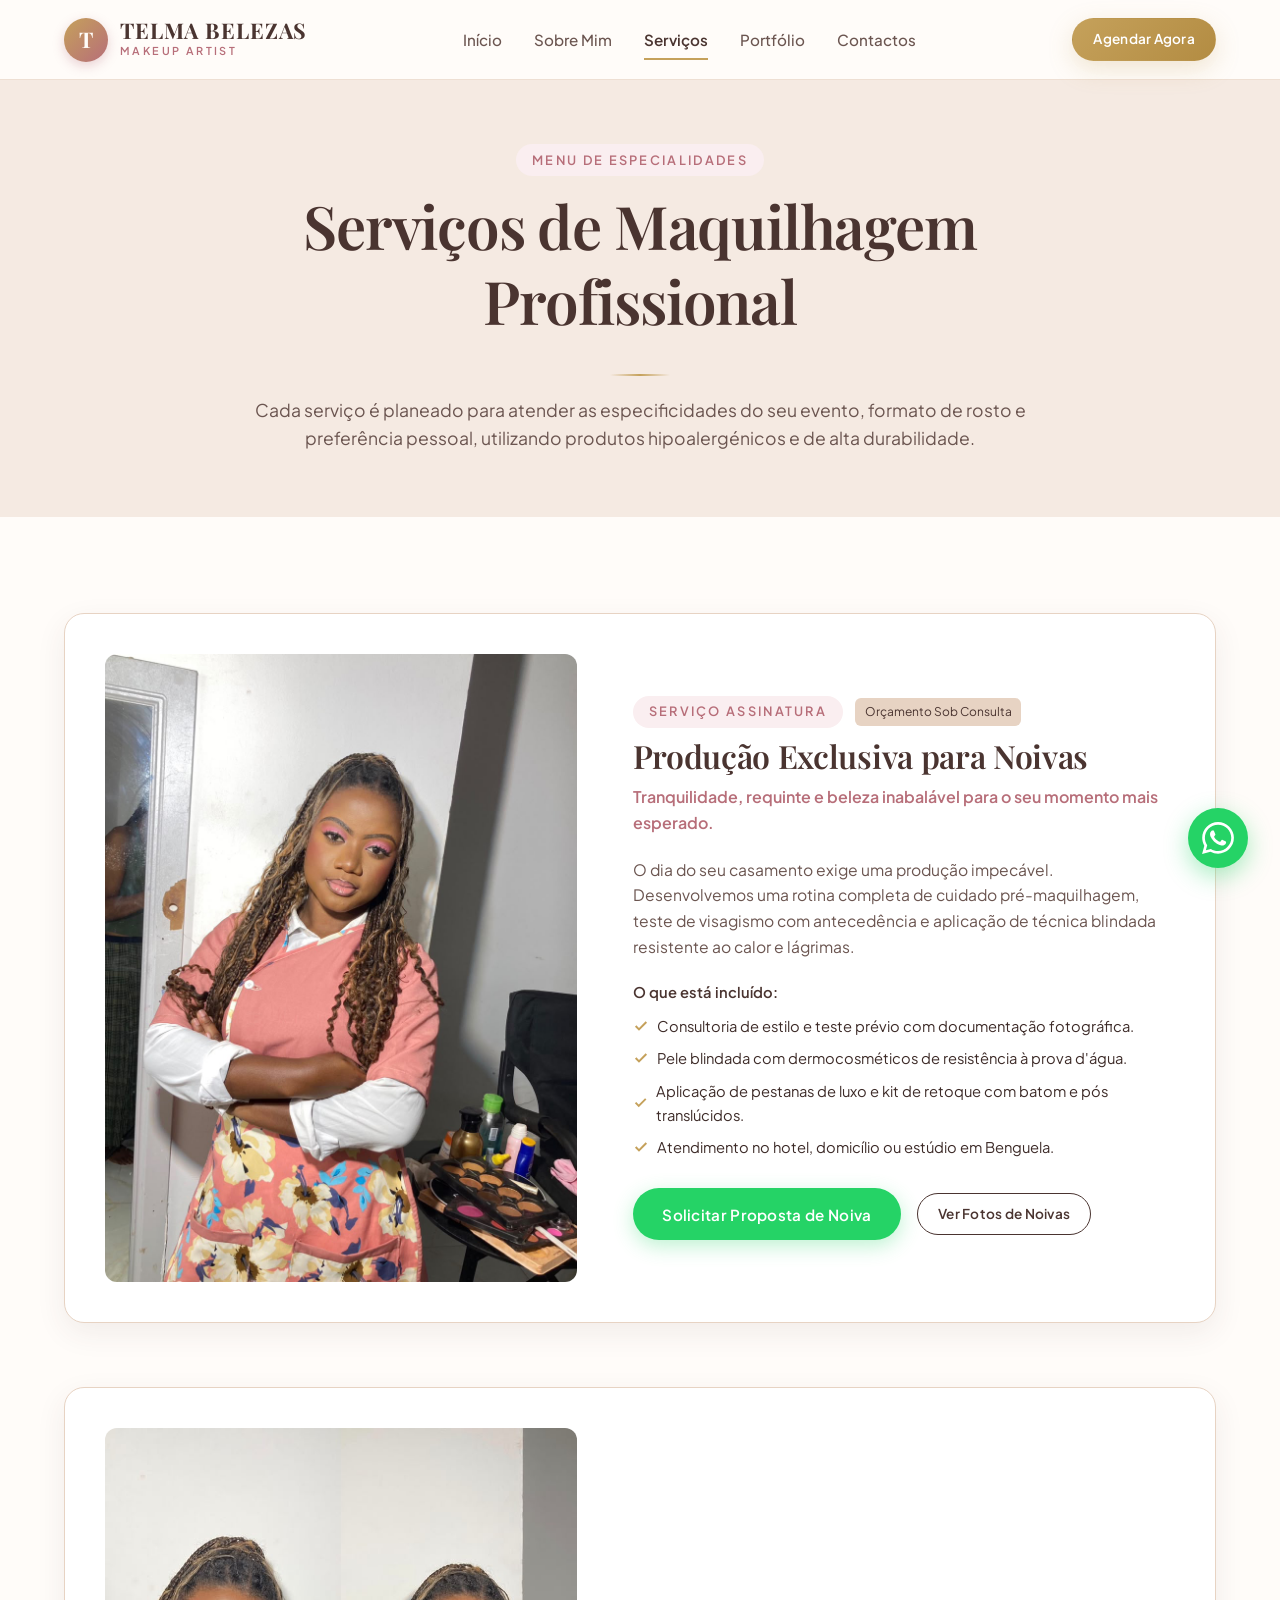
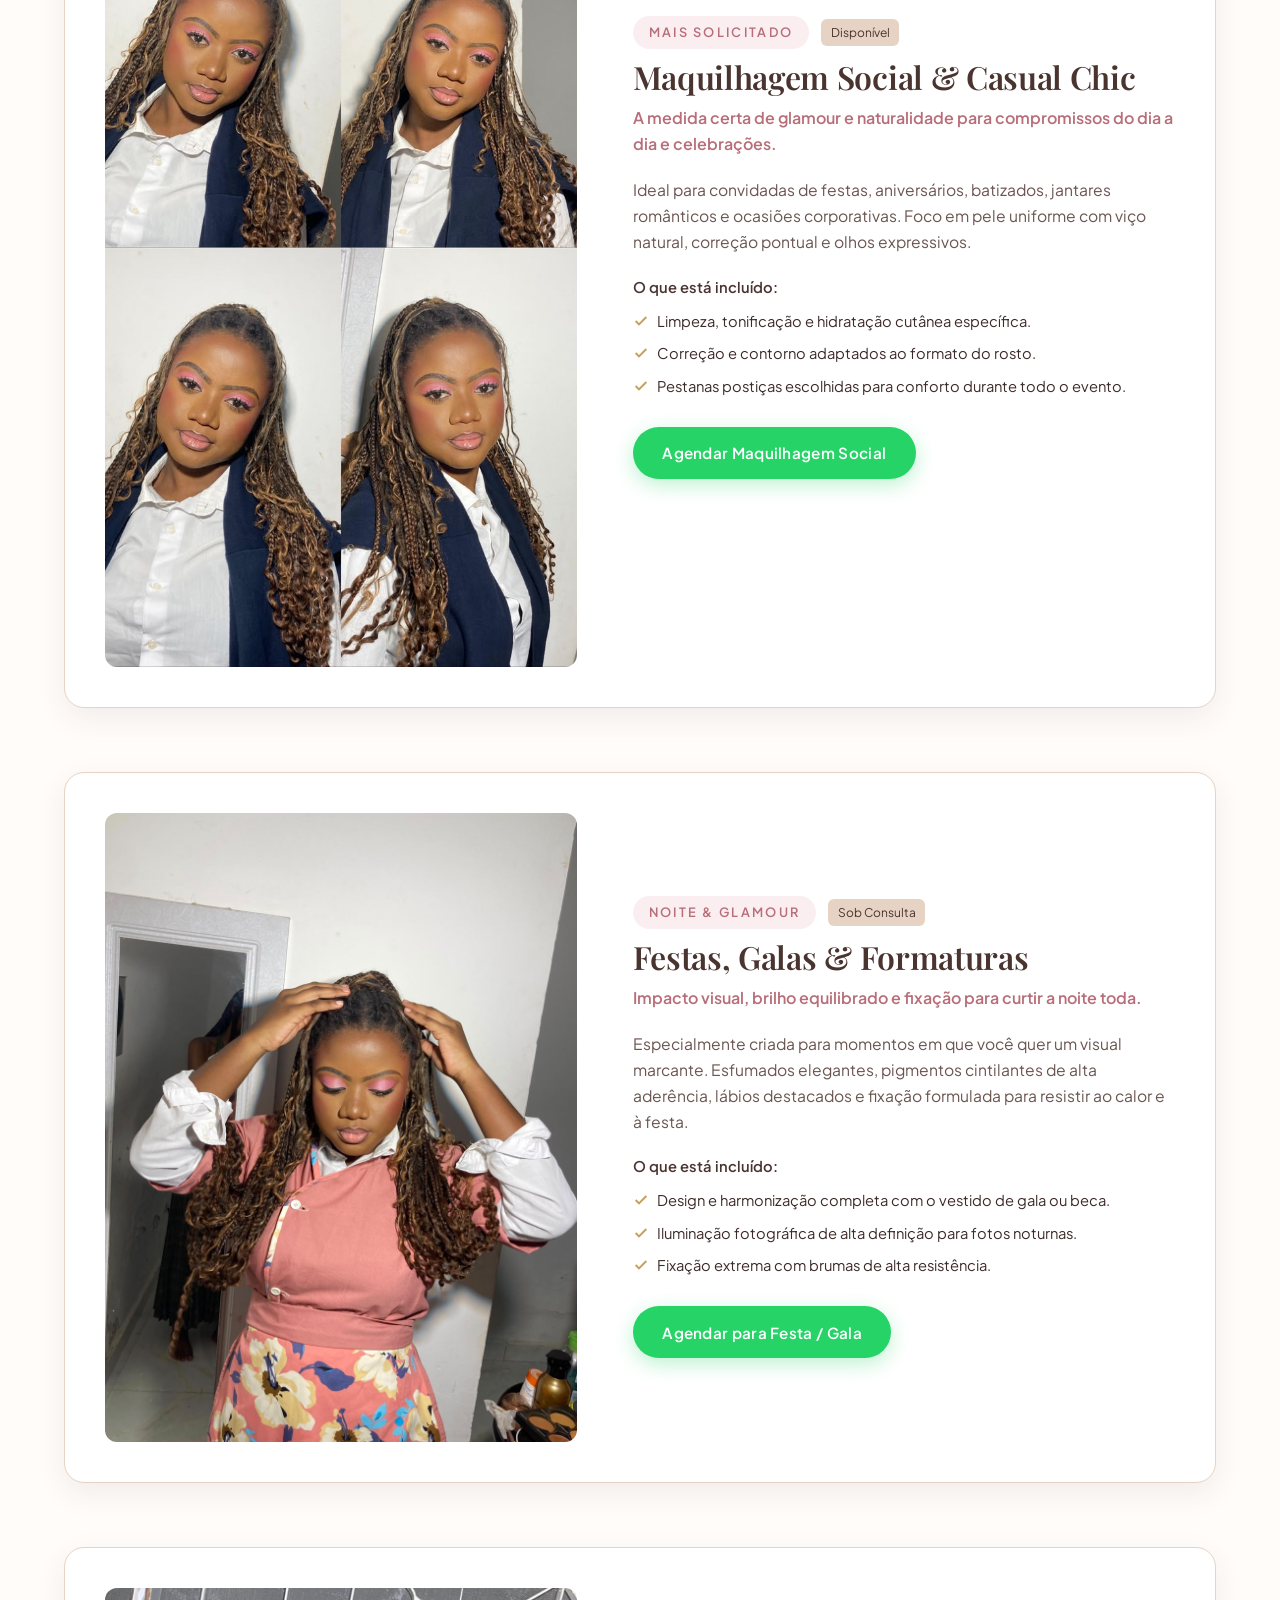
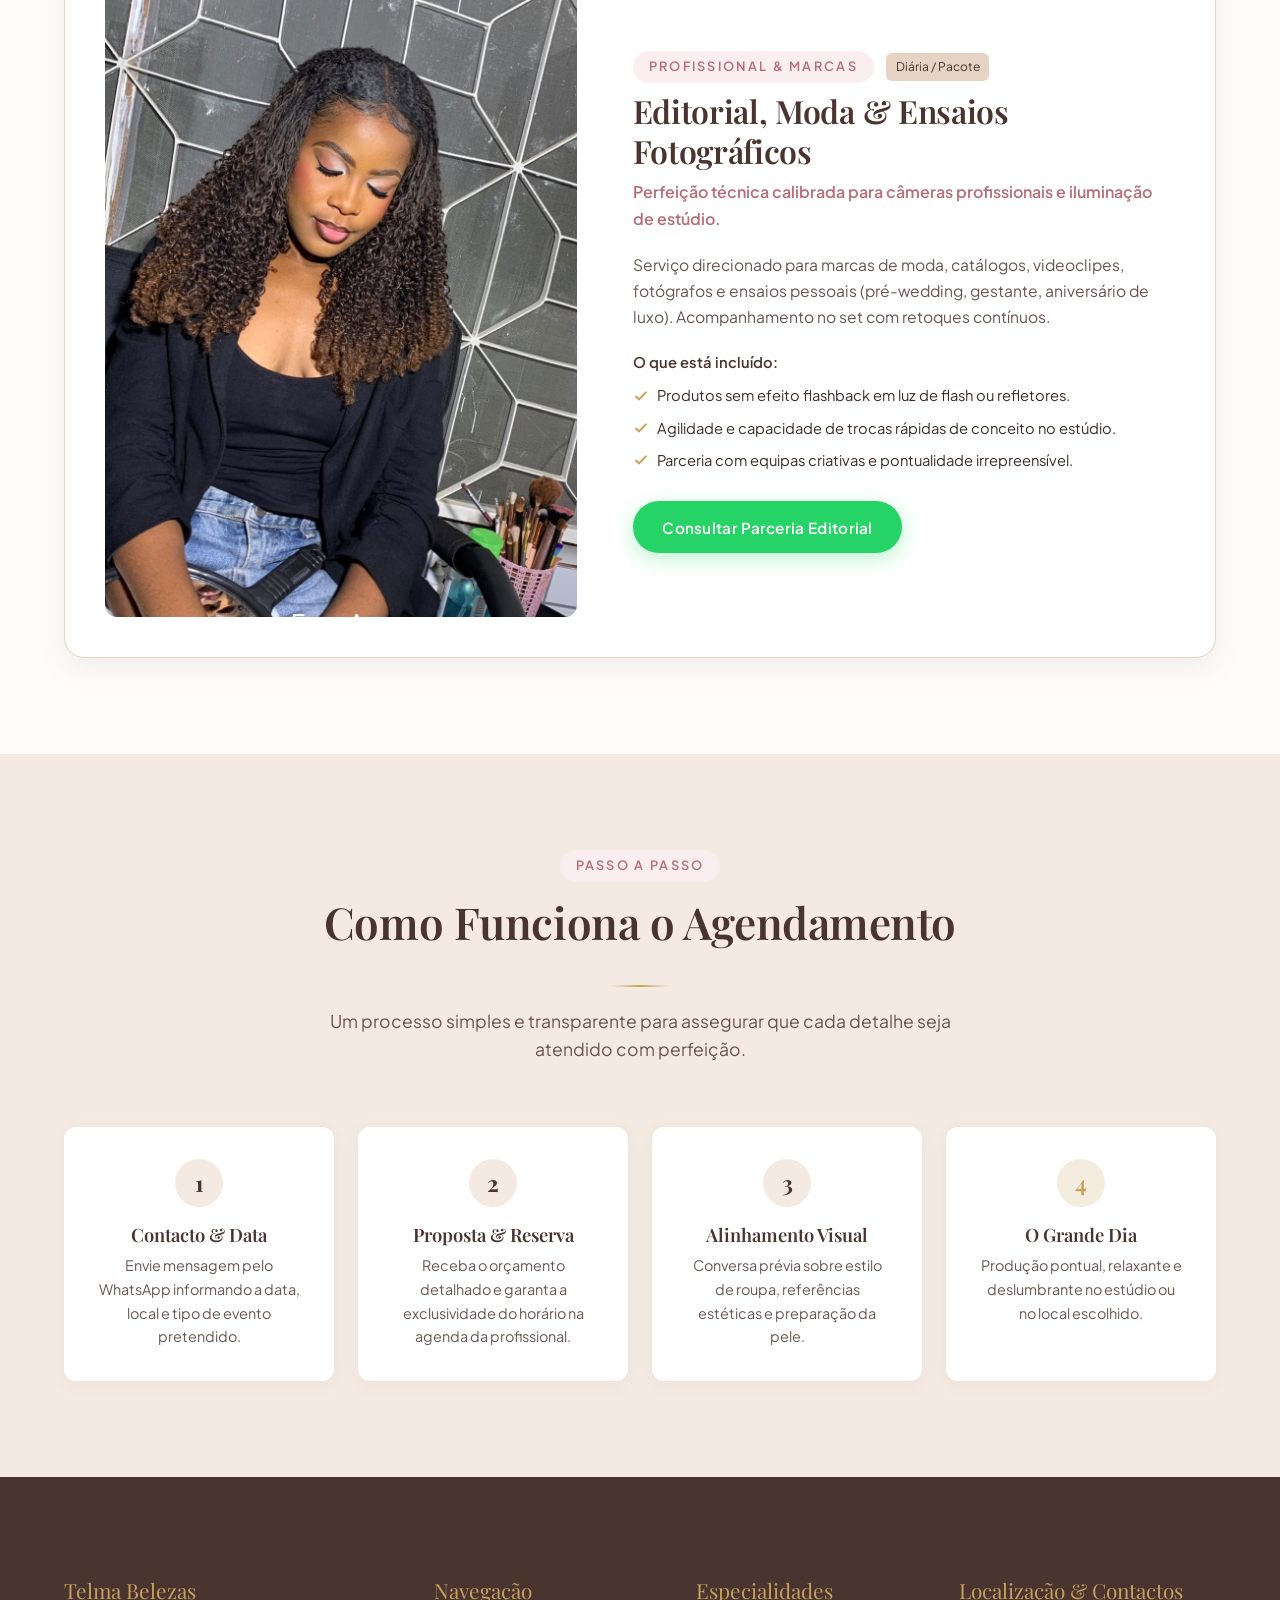
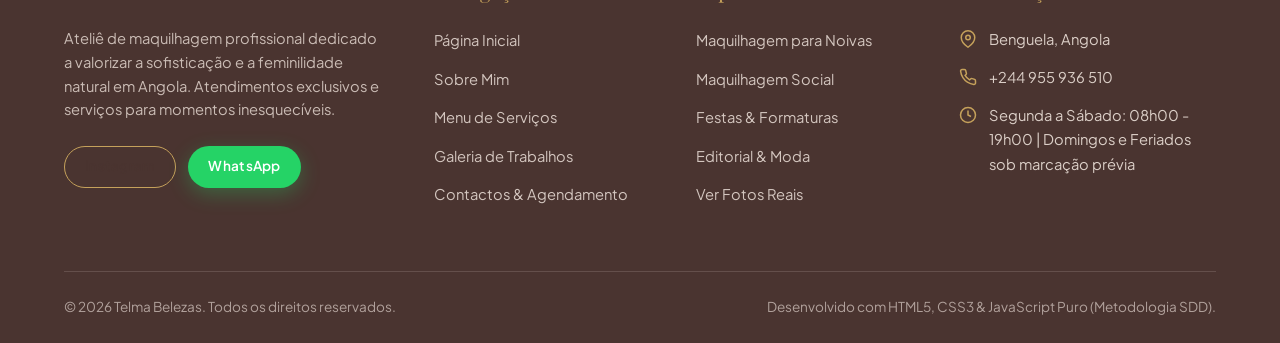
<file: servicos.html>
<!DOCTYPE html>
<html lang="pt">
<head>
  <meta charset="UTF-8">
  <meta name="viewport" content="width=device-width, initial-scale=1.0">
  <title>Serviços de Maquilhagem — Telma Belezas | Noivas, Eventos e Social</title>
  <meta name="description" content="Conheça a carta de serviços de maquilhagem profissional da Telma Belezas em Benguela: Noivas, Social, Formaturas, Galas e Ensaios Fotográficos.">
  <meta name="author" content="Telma Belezas">

  <!-- Open Graph -->
  <meta property="og:type" content="website">
  <meta property="og:title" content="Serviços de Maquilhagem — Telma Belezas">
  <meta property="og:description" content="Pacotes personalizados para noivas, eventos e sessões com durabilidade máxima e acabamento de luxo.">
  <meta property="og:image" content="assets/images/trabalhos/trabalho-05.jpeg">

  <!-- Estilos CSS -->
  <link rel="stylesheet" href="css/style.css">
  <link rel="stylesheet" href="css/components.css">
  <link rel="stylesheet" href="css/responsive.css">
</head>
<body>

  <!-- Link de Acessibilidade -->
  <a href="#main-content" class="skip-link">Saltar para o conteúdo principal</a>

  <!-- Cabeçalho -->
  <header class="site-header" role="banner">
    <div class="container header-container">
      <a href="index.html" class="brand-logo" aria-label="Telma Belezas - Página Inicial">
        <span class="logo-symbol" aria-hidden="true">T</span>
        <div class="logo-text-group">
          <span class="logo-main-text">Telma Belezas</span>
          <span class="logo-sub-text">Makeup Artist</span>
        </div>
      </a>

      <button class="mobile-nav-toggle" aria-expanded="false" aria-controls="primary-navigation" aria-label="Abrir menu de navegação">
        <span class="hamburger-line"></span>
        <span class="hamburger-line"></span>
        <span class="hamburger-line"></span>
      </button>

      <nav id="primary-navigation" class="nav-menu" role="navigation" aria-label="Navegação Principal">
        <a href="index.html" class="nav-link">Início</a>
        <a href="sobre.html" class="nav-link">Sobre Mim</a>
        <a href="servicos.html" class="nav-link active">Serviços</a>
        <a href="portfolio.html" class="nav-link">Portfólio</a>
        <a href="contactos.html" class="nav-link">Contactos</a>
      </nav>

      <a href="#" class="btn btn-primary btn-sm header-cta-btn" data-whatsapp-btn aria-label="Agendar via WhatsApp">
        <span>Agendar Agora</span>
      </a>
    </div>
  </header>

  <main id="main-content">

    <!-- CABEÇALHO DA PÁGINA DE SERVIÇOS -->
    <section class="section section-bg-nude" style="padding: 4rem 0;" aria-labelledby="services-hero-title">
      <div class="container text-center" style="max-width: 820px;">
        <span class="section-tagline">Menu de Especialidades</span>
        <h1 id="services-hero-title" class="section-title">Serviços de Maquilhagem Profissional</h1>
        <div class="gold-divider"></div>
        <p class="section-subtitle">
          Cada serviço é planeado para atender as especificidades do seu evento, formato de rosto e preferência pessoal, utilizando produtos hipoalergénicos e de alta durabilidade.
        </p>
      </div>
    </section>

    <!-- LISTAGEM DETALHADA DE SERVIÇOS -->
    <section class="section" aria-label="Catálogo de Serviços">
      <div class="container">
        
        <div class="services-catalog-list">

          <!-- SERVIÇO 1: NOIVAS -->
          <article id="noivas" class="service-detail-card">
            <div class="service-detail-media">
              <img src="assets/images/trabalhos/trabalho-05.jpeg" alt="Noiva deslumbrante por Telma Belezas" class="service-detail-img" loading="lazy">
            </div>
            <div class="service-detail-content">
              <div style="display: flex; align-items: center; gap: 0.75rem; margin-bottom: 0.5rem; flex-wrap: wrap;">
                <span class="section-tagline" style="margin-bottom: 0;">Serviço Assinatura</span>
                <span class="provisional-badge">Orçamento Sob Consulta</span>
              </div>
              <h2 style="font-size: 2rem; margin-bottom: 0.5rem;">Produção Exclusiva para Noivas</h2>
              <div style="color: var(--color-rose-deep); font-weight: 600; margin-bottom: 1.25rem;">
                Tranquilidade, requinte e beleza inabalável para o seu momento mais esperado.
              </div>
              <p style="font-size: 0.98rem; margin-bottom: 1.25rem;">
                O dia do seu casamento exige uma produção impecável. Desenvolvemos uma rotina completa de cuidado pré-maquilhagem, teste de visagismo com antecedência e aplicação de técnica blindada resistente ao calor e lágrimas.
              </p>
              
              <div style="margin-bottom: 1.8rem;">
                <div style="font-weight: 600; font-size: 0.92rem; color: var(--color-brown-dark); margin-bottom: 0.6rem;">O que está incluído:</div>
                <ul style="display: flex; flex-direction: column; gap: 0.5rem; font-size: 0.92rem;">
                  <li style="display: flex; gap: 0.5rem; align-items: center;">
                    <svg width="16" height="16" viewBox="0 0 24 24" fill="none" stroke="var(--color-gold-elegant)" stroke-width="3"><polyline points="20 6 9 17 4 12"></polyline></svg>
                    <span>Consultoria de estilo e teste prévio com documentação fotográfica.</span>
                  </li>
                  <li style="display: flex; gap: 0.5rem; align-items: center;">
                    <svg width="16" height="16" viewBox="0 0 24 24" fill="none" stroke="var(--color-gold-elegant)" stroke-width="3"><polyline points="20 6 9 17 4 12"></polyline></svg>
                    <span>Pele blindada com dermocosméticos de resistência à prova d'água.</span>
                  </li>
                  <li style="display: flex; gap: 0.5rem; align-items: center;">
                    <svg width="16" height="16" viewBox="0 0 24 24" fill="none" stroke="var(--color-gold-elegant)" stroke-width="3"><polyline points="20 6 9 17 4 12"></polyline></svg>
                    <span>Aplicação de pestanas de luxo e kit de retoque com batom e pós translúcidos.</span>
                  </li>
                  <li style="display: flex; gap: 0.5rem; align-items: center;">
                    <svg width="16" height="16" viewBox="0 0 24 24" fill="none" stroke="var(--color-gold-elegant)" stroke-width="3"><polyline points="20 6 9 17 4 12"></polyline></svg>
                    <span>Atendimento no hotel, domicílio ou estúdio em Benguela.</span>
                  </li>
                </ul>
              </div>

              <div style="display: flex; gap: 1rem; align-items: center; flex-wrap: wrap;">
                <a href="#" class="btn btn-whatsapp" data-whatsapp-btn data-whatsapp-msg="Olá Telma Belezas! Gostaria de consultar disponibilidade e orçamento para o meu Casamento/Noiva.">
                  <span>Solicitar Proposta de Noiva</span>
                </a>
                <a href="portfolio.html" class="btn btn-outline btn-sm">Ver Fotos de Noivas</a>
              </div>
            </div>
          </article>

          <!-- SERVIÇO 2: SOCIAL & CASUAL CHIC -->
          <article id="social" class="service-detail-card">
            <div class="service-detail-media">
              <img src="assets/images/trabalhos/trabalho-04.jpeg" alt="Maquilhagem social elegante por Telma Belezas" class="service-detail-img" loading="lazy">
            </div>
            <div class="service-detail-content">
              <div style="display: flex; align-items: center; gap: 0.75rem; margin-bottom: 0.5rem; flex-wrap: wrap;">
                <span class="section-tagline" style="margin-bottom: 0;">Mais Solicitado</span>
                <span class="provisional-badge">Disponível</span>
              </div>
              <h2 style="font-size: 2rem; margin-bottom: 0.5rem;">Maquilhagem Social & Casual Chic</h2>
              <div style="color: var(--color-rose-deep); font-weight: 600; margin-bottom: 1.25rem;">
                A medida certa de glamour e naturalidade para compromissos do dia a dia e celebrações.
              </div>
              <p style="font-size: 0.98rem; margin-bottom: 1.25rem;">
                Ideal para convidadas de festas, aniversários, batizados, jantares românticos e ocasiões corporativas. Foco em pele uniforme com viço natural, correção pontual e olhos expressivos.
              </p>
              
              <div style="margin-bottom: 1.8rem;">
                <div style="font-weight: 600; font-size: 0.92rem; color: var(--color-brown-dark); margin-bottom: 0.6rem;">O que está incluído:</div>
                <ul style="display: flex; flex-direction: column; gap: 0.5rem; font-size: 0.92rem;">
                  <li style="display: flex; gap: 0.5rem; align-items: center;">
                    <svg width="16" height="16" viewBox="0 0 24 24" fill="none" stroke="var(--color-gold-elegant)" stroke-width="3"><polyline points="20 6 9 17 4 12"></polyline></svg>
                    <span>Limpeza, tonificação e hidratação cutânea específica.</span>
                  </li>
                  <li style="display: flex; gap: 0.5rem; align-items: center;">
                    <svg width="16" height="16" viewBox="0 0 24 24" fill="none" stroke="var(--color-gold-elegant)" stroke-width="3"><polyline points="20 6 9 17 4 12"></polyline></svg>
                    <span>Correção e contorno adaptados ao formato do rosto.</span>
                  </li>
                  <li style="display: flex; gap: 0.5rem; align-items: center;">
                    <svg width="16" height="16" viewBox="0 0 24 24" fill="none" stroke="var(--color-gold-elegant)" stroke-width="3"><polyline points="20 6 9 17 4 12"></polyline></svg>
                    <span>Pestanas postiças escolhidas para conforto durante todo o evento.</span>
                  </li>
                </ul>
              </div>

              <div style="display: flex; gap: 1rem; align-items: center; flex-wrap: wrap;">
                <a href="#" class="btn btn-whatsapp" data-whatsapp-btn data-whatsapp-msg="Olá Telma! Gostaria de agendar uma maquilhagem social.">
                  <span>Agendar Maquilhagem Social</span>
                </a>
              </div>
            </div>
          </article>

          <!-- SERVIÇO 3: FESTAS, GALAS & FORMATURAS -->
          <article id="eventos" class="service-detail-card">
            <div class="service-detail-media">
              <img src="assets/images/trabalhos/trabalho-07.jpeg" alt="Maquilhagem de formatura e festa" class="service-detail-img" loading="lazy">
            </div>
            <div class="service-detail-content">
              <div style="display: flex; align-items: center; gap: 0.75rem; margin-bottom: 0.5rem; flex-wrap: wrap;">
                <span class="section-tagline" style="margin-bottom: 0;">Noite & Glamour</span>
                <span class="provisional-badge">Sob Consulta</span>
              </div>
              <h2 style="font-size: 2rem; margin-bottom: 0.5rem;">Festas, Galas & Formaturas</h2>
              <div style="color: var(--color-rose-deep); font-weight: 600; margin-bottom: 1.25rem;">
                Impacto visual, brilho equilibrado e fixação para curtir a noite toda.
              </div>
              <p style="font-size: 0.98rem; margin-bottom: 1.25rem;">
                Especialmente criada para momentos em que você quer um visual marcante. Esfumados elegantes, pigmentos cintilantes de alta aderência, lábios destacados e fixação formulada para resistir ao calor e à festa.
              </p>
              
              <div style="margin-bottom: 1.8rem;">
                <div style="font-weight: 600; font-size: 0.92rem; color: var(--color-brown-dark); margin-bottom: 0.6rem;">O que está incluído:</div>
                <ul style="display: flex; flex-direction: column; gap: 0.5rem; font-size: 0.92rem;">
                  <li style="display: flex; gap: 0.5rem; align-items: center;">
                    <svg width="16" height="16" viewBox="0 0 24 24" fill="none" stroke="var(--color-gold-elegant)" stroke-width="3"><polyline points="20 6 9 17 4 12"></polyline></svg>
                    <span>Design e harmonização completa com o vestido de gala ou beca.</span>
                  </li>
                  <li style="display: flex; gap: 0.5rem; align-items: center;">
                    <svg width="16" height="16" viewBox="0 0 24 24" fill="none" stroke="var(--color-gold-elegant)" stroke-width="3"><polyline points="20 6 9 17 4 12"></polyline></svg>
                    <span>Iluminação fotográfica de alta definição para fotos noturnas.</span>
                  </li>
                  <li style="display: flex; gap: 0.5rem; align-items: center;">
                    <svg width="16" height="16" viewBox="0 0 24 24" fill="none" stroke="var(--color-gold-elegant)" stroke-width="3"><polyline points="20 6 9 17 4 12"></polyline></svg>
                    <span>Fixação extrema com brumas de alta resistência.</span>
                  </li>
                </ul>
              </div>

              <div style="display: flex; gap: 1rem; align-items: center; flex-wrap: wrap;">
                <a href="#" class="btn btn-whatsapp" data-whatsapp-btn data-whatsapp-msg="Olá Telma! Tenho um evento/gala e gostaria de agendar uma maquilhagem especial.">
                  <span>Agendar para Festa / Gala</span>
                </a>
              </div>
            </div>
          </article>

          <!-- SERVIÇO 4: EDITORIAL & SESSÕES FOTOGRÁFICAS -->
          <article id="editorial" class="service-detail-card">
            <div class="service-detail-media">
              <img src="assets/images/trabalhos/trabalho-03.jpeg" alt="Maquilhagem editorial para ensaio fotográfico" class="service-detail-img" loading="lazy">
            </div>
            <div class="service-detail-content">
              <div style="display: flex; align-items: center; gap: 0.75rem; margin-bottom: 0.5rem; flex-wrap: wrap;">
                <span class="section-tagline" style="margin-bottom: 0;">Profissional & Marcas</span>
                <span class="provisional-badge">Diária / Pacote</span>
              </div>
              <h2 style="font-size: 2rem; margin-bottom: 0.5rem;">Editorial, Moda & Ensaios Fotográficos</h2>
              <div style="color: var(--color-rose-deep); font-weight: 600; margin-bottom: 1.25rem;">
                Perfeição técnica calibrada para câmeras profissionais e iluminação de estúdio.
              </div>
              <p style="font-size: 0.98rem; margin-bottom: 1.25rem;">
                Serviço direcionado para marcas de moda, catálogos, videoclipes, fotógrafos e ensaios pessoais (pré-wedding, gestante, aniversário de luxo). Acompanhamento no set com retoques contínuos.
              </p>
              
              <div style="margin-bottom: 1.8rem;">
                <div style="font-weight: 600; font-size: 0.92rem; color: var(--color-brown-dark); margin-bottom: 0.6rem;">O que está incluído:</div>
                <ul style="display: flex; flex-direction: column; gap: 0.5rem; font-size: 0.92rem;">
                  <li style="display: flex; gap: 0.5rem; align-items: center;">
                    <svg width="16" height="16" viewBox="0 0 24 24" fill="none" stroke="var(--color-gold-elegant)" stroke-width="3"><polyline points="20 6 9 17 4 12"></polyline></svg>
                    <span>Produtos sem efeito flashback em luz de flash ou refletores.</span>
                  </li>
                  <li style="display: flex; gap: 0.5rem; align-items: center;">
                    <svg width="16" height="16" viewBox="0 0 24 24" fill="none" stroke="var(--color-gold-elegant)" stroke-width="3"><polyline points="20 6 9 17 4 12"></polyline></svg>
                    <span>Agilidade e capacidade de trocas rápidas de conceito no estúdio.</span>
                  </li>
                  <li style="display: flex; gap: 0.5rem; align-items: center;">
                    <svg width="16" height="16" viewBox="0 0 24 24" fill="none" stroke="var(--color-gold-elegant)" stroke-width="3"><polyline points="20 6 9 17 4 12"></polyline></svg>
                    <span>Parceria com equipas criativas e pontualidade irrepreensível.</span>
                  </li>
                </ul>
              </div>

              <div style="display: flex; gap: 1rem; align-items: center; flex-wrap: wrap;">
                <a href="#" class="btn btn-whatsapp" data-whatsapp-btn data-whatsapp-msg="Olá Telma! Gostaria de consultar orçamento para ensaio fotográfico / produção editorial.">
                  <span>Consultar Parceria Editorial</span>
                </a>
              </div>
            </div>
          </article>

        </div>

      </div>
    </section>

    <!-- ETAPAS DO PROCESSO DE ATENDIMENTO -->
    <section class="section section-bg-nude" aria-labelledby="steps-title">
      <div class="container">
        <div class="section-header">
          <span class="section-tagline">Passo a Passo</span>
          <h2 id="steps-title" class="section-title">Como Funciona o Agendamento</h2>
          <div class="gold-divider"></div>
          <p class="section-subtitle">
            Um processo simples e transparente para assegurar que cada detalhe seja atendido com perfeição.
          </p>
        </div>

        <div class="steps-grid">
          
          <div style="background: #FFFFFF; padding: 2rem; border-radius: var(--radius-md); box-shadow: var(--shadow-subtle); text-align: center;">
            <div style="width: 48px; height: 48px; border-radius: 50%; background-color: var(--color-nude-light); color: var(--color-brown-dark); font-family: var(--font-serif); font-size: 1.4rem; font-weight: 700; display: flex; align-items: center; justify-content: center; margin: 0 auto 1rem auto;">1</div>
            <h3 style="font-size: 1.15rem; margin-bottom: 0.5rem;">Contacto & Data</h3>
            <p style="font-size: 0.9rem; margin-bottom: 0;">Envie mensagem pelo WhatsApp informando a data, local e tipo de evento pretendido.</p>
          </div>

          <div style="background: #FFFFFF; padding: 2rem; border-radius: var(--radius-md); box-shadow: var(--shadow-subtle); text-align: center;">
            <div style="width: 48px; height: 48px; border-radius: 50%; background-color: var(--color-nude-light); color: var(--color-brown-dark); font-family: var(--font-serif); font-size: 1.4rem; font-weight: 700; display: flex; align-items: center; justify-content: center; margin: 0 auto 1rem auto;">2</div>
            <h3 style="font-size: 1.15rem; margin-bottom: 0.5rem;">Proposta & Reserva</h3>
            <p style="font-size: 0.9rem; margin-bottom: 0;">Receba o orçamento detalhado e garanta a exclusividade do horário na agenda da profissional.</p>
          </div>

          <div style="background: #FFFFFF; padding: 2rem; border-radius: var(--radius-md); box-shadow: var(--shadow-subtle); text-align: center;">
            <div style="width: 48px; height: 48px; border-radius: 50%; background-color: var(--color-nude-light); color: var(--color-brown-dark); font-family: var(--font-serif); font-size: 1.4rem; font-weight: 700; display: flex; align-items: center; justify-content: center; margin: 0 auto 1rem auto;">3</div>
            <h3 style="font-size: 1.15rem; margin-bottom: 0.5rem;">Alinhamento Visual</h3>
            <p style="font-size: 0.9rem; margin-bottom: 0;">Conversa prévia sobre estilo de roupa, referências estéticas e preparação da pele.</p>
          </div>

          <div style="background: #FFFFFF; padding: 2rem; border-radius: var(--radius-md); box-shadow: var(--shadow-subtle); text-align: center;">
            <div style="width: 48px; height: 48px; border-radius: 50%; background-color: var(--color-gold-light); color: var(--color-gold-elegant); font-family: var(--font-serif); font-size: 1.4rem; font-weight: 700; display: flex; align-items: center; justify-content: center; margin: 0 auto 1rem auto;">4</div>
            <h3 style="font-size: 1.15rem; margin-bottom: 0.5rem;">O Grande Dia</h3>
            <p style="font-size: 0.9rem; margin-bottom: 0;">Produção pontual, relaxante e deslumbrante no estúdio ou no local escolhido.</p>
          </div>

        </div>
      </div>
    </section>

  </main>

  <!-- Rodapé Compartilhado -->
  <footer class="site-footer" role="contentinfo">
    <div class="container">
      <div class="footer-grid">
        <div>
          <div class="footer-col-title">Telma Belezas</div>
          <p class="footer-desc">
            Ateliê de maquilhagem profissional dedicado a valorizar a sofisticação e a feminilidade natural em Angola. Atendimentos exclusivos e serviços para momentos inesquecíveis.
          </p>
          <div style="display: flex; gap: 0.75rem;">
            <a href="#" class="btn btn-outline-gold btn-sm" data-instagram-btn aria-label="Siga no Instagram">
              <span>Instagram</span>
            </a>
            <a href="#" class="btn btn-whatsapp btn-sm" data-whatsapp-btn aria-label="Fale no WhatsApp">
              <span>WhatsApp</span>
            </a>
          </div>
        </div>

        <div>
          <div class="footer-col-title">Navegação</div>
          <ul class="footer-links">
            <li><a href="index.html" class="footer-link">Página Inicial</a></li>
            <li><a href="sobre.html" class="footer-link">Sobre Mim</a></li>
            <li><a href="servicos.html" class="footer-link">Menu de Serviços</a></li>
            <li><a href="portfolio.html" class="footer-link">Galeria de Trabalhos</a></li>
            <li><a href="contactos.html" class="footer-link">Contactos & Agendamento</a></li>
          </ul>
        </div>

        <div>
          <div class="footer-col-title">Especialidades</div>
          <ul class="footer-links">
            <li><a href="servicos.html#noivas" class="footer-link">Maquilhagem para Noivas</a></li>
            <li><a href="servicos.html#social" class="footer-link">Maquilhagem Social</a></li>
            <li><a href="servicos.html#eventos" class="footer-link">Festas & Formaturas</a></li>
            <li><a href="servicos.html#editorial" class="footer-link">Editorial & Moda</a></li>
            <li><a href="portfolio.html" class="footer-link">Ver Fotos Reais</a></li>
          </ul>
        </div>

        <div>
          <div class="footer-col-title">Localização & Contactos</div>
          <div class="footer-contact-item">
            <svg viewBox="0 0 24 24" fill="none" stroke="currentColor" stroke-width="2" aria-hidden="true">
              <path d="M21 10c0 7-9 13-9 13s-9-6-9-13a9 9 0 0 1 18 0z"></path>
              <circle cx="12" cy="10" r="3"></circle>
            </svg>
            <span data-config="locationDisplay">Benguela, Angola</span>
          </div>
          <div class="footer-contact-item">
            <svg viewBox="0 0 24 24" fill="none" stroke="currentColor" stroke-width="2" aria-hidden="true">
              <path d="M22 16.92v3a2 2 0 0 1-2.18 2 19.79 19.79 0 0 1-8.63-3.07 19.5 19.5 0 0 1-6-6 19.79 19.79 0 0 1-3.07-8.67A2 2 0 0 1 4.11 2h3a2 2 0 0 1 2 1.72 12.84 12.84 0 0 0 .7 2.81 2 2 0 0 1-.45 2.11L8.09 9.91a16 16 0 0 0 6 6l1.27-1.27a2 2 0 0 1 2.11-.45 12.84 12.84 0 0 0 2.81.7A2 2 0 0 1 22 16.92z"></path>
            </svg>
            <span data-config="phoneDisplay">+244 955 936 510</span>
          </div>
          <div class="footer-contact-item">
            <svg viewBox="0 0 24 24" fill="none" stroke="currentColor" stroke-width="2" aria-hidden="true">
              <circle cx="12" cy="12" r="10"></circle>
              <polyline points="12 6 12 12 16 14"></polyline>
            </svg>
            <span data-config="businessHours">Segunda a Sábado: 08:00 - 19:00</span>
          </div>
        </div>
      </div>

      <div class="footer-bottom">
        <div>
          &copy; <span id="current-year">2026</span> Telma Belezas. Todos os direitos reservados.
        </div>
        <div>
          Desenvolvido com HTML5, CSS3 & JavaScript Puro (Metodologia SDD).
        </div>
      </div>
    </div>
  </footer>

  <!-- Botão Flutuante do WhatsApp -->
  <a href="#" class="floating-whatsapp" data-whatsapp-btn aria-label="Conversar com Telma Belezas no WhatsApp">
    <span class="floating-whatsapp-tooltip">Fale com Telma Belezas</span>
    <svg viewBox="0 0 24 24" aria-hidden="true">
      <path d="M.057 24l1.687-6.163c-1.041-1.804-1.588-3.849-1.587-5.946.003-6.556 5.338-11.891 11.893-11.891 3.181.001 6.167 1.24 8.413 3.488 2.245 2.248 3.481 5.236 3.48 8.414-.003 6.557-5.338 11.892-11.893 11.892-1.99-.001-3.951-.5-5.688-1.448l-6.305 1.654zm6.597-3.807c1.676.995 3.276 1.591 5.392 1.592 5.448 0 9.886-4.434 9.889-9.885.002-5.462-4.415-9.89-9.881-9.892-5.452 0-9.887 4.434-9.889 9.884-.001 2.225.651 3.891 1.746 5.634l-.999 3.648 3.742-.981zm11.387-5.464c-.074-.124-.272-.198-.57-.347-.297-.149-1.758-.868-2.031-.967-.272-.099-.47-.149-.669.149-.198.297-.768.967-.941 1.165-.173.198-.347.223-.644.074-.297-.149-1.255-.462-2.39-1.475-.883-.788-1.48-1.761-1.653-2.059-.173-.297-.018-.458.13-.606.134-.133.297-.347.446-.521.151-.172.2-.296.3-.495.099-.198.05-.372-.025-.521-.075-.148-.669-1.611-.916-2.206-.242-.579-.487-.501-.669-.51l-.57-.01c-.198 0-.52.074-.792.372s-1.04 1.016-1.04 2.479 1.065 2.876 1.213 3.074c.149.198 2.095 3.2 5.076 4.487.709.306 1.263.489 1.694.626.712.226 1.36.194 1.872.118.571-.085 1.758-.719 2.006-1.413.248-.695.248-1.29.173-1.414z"/>
    </svg>
  </a>

  <!-- Scripts -->
  <script src="js/config.js"></script>
  <script src="js/navigation.js"></script>
  <script src="js/main.js"></script>
</body>
</html>
</file>
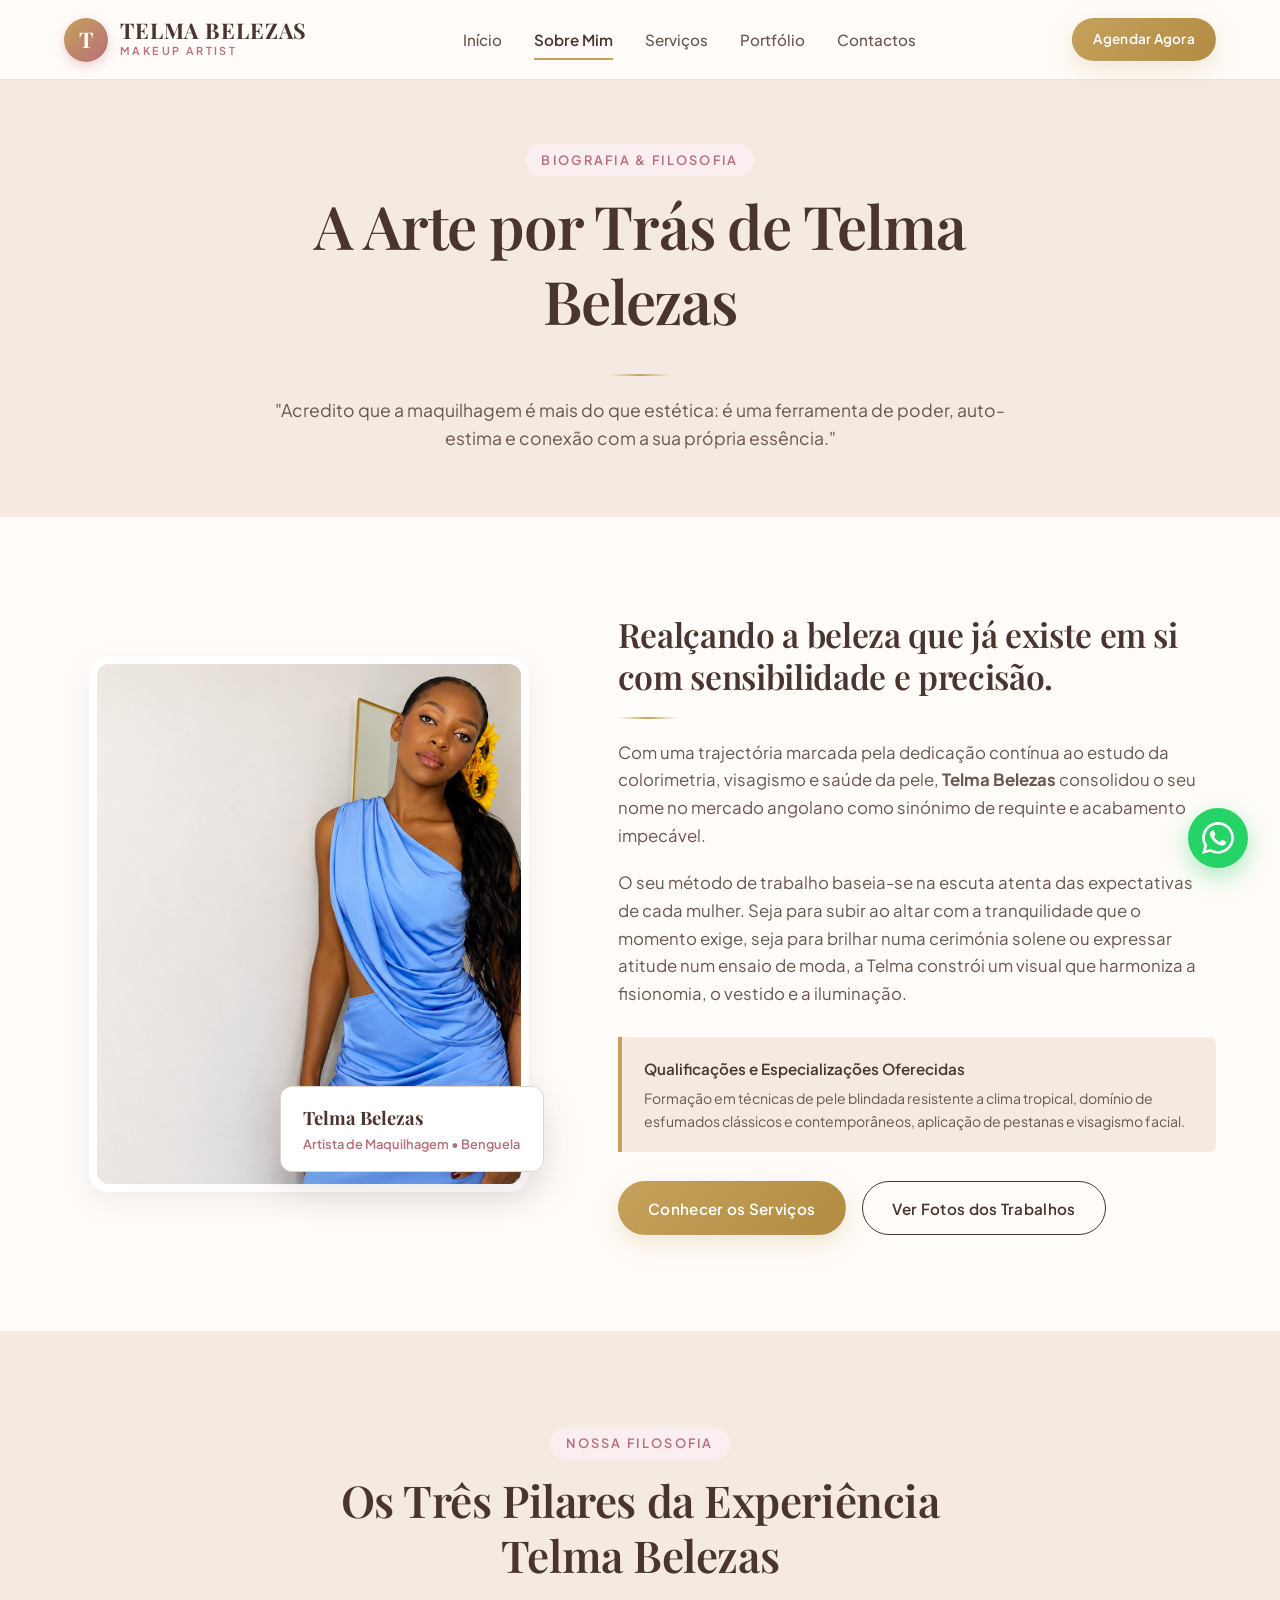
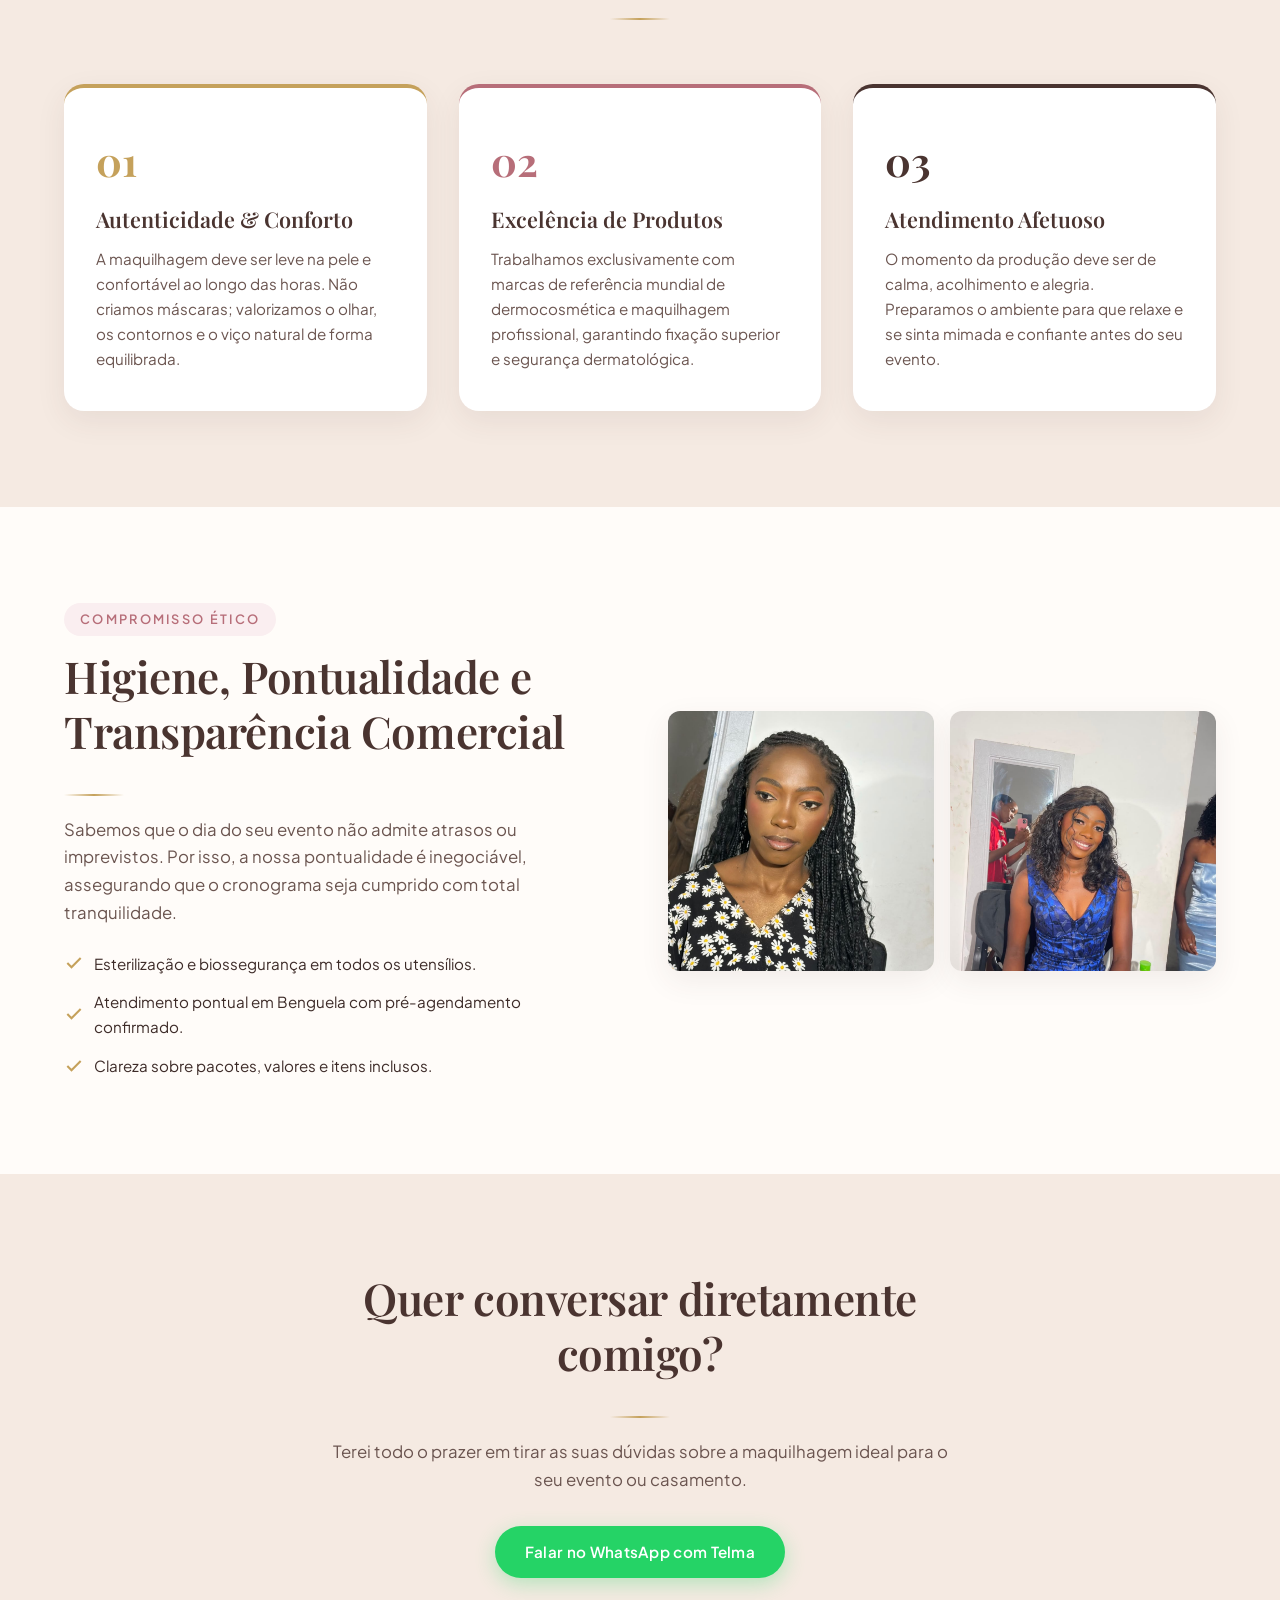
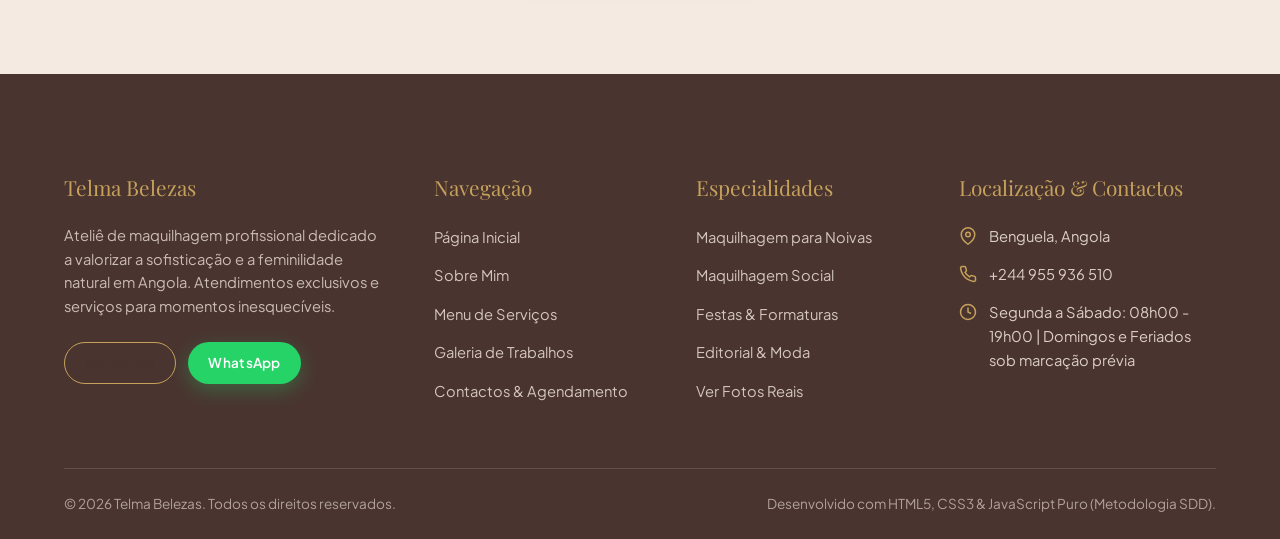
<file: sobre.html>
<!DOCTYPE html>
<html lang="pt">
<head>
  <meta charset="UTF-8">
  <meta name="viewport" content="width=device-width, initial-scale=1.0">
  <title>Sobre Mim — Telma Belezas | Maquilhagem Profissional em Angola</title>
  <meta name="description" content="Conheça a história, filosofia e o compromisso de Telma Belezas com a arte da maquilhagem e a valorização da beleza feminina em Angola.">
  <meta name="author" content="Telma Belezas">

  <!-- Open Graph -->
  <meta property="og:type" content="website">
  <meta property="og:title" content="Sobre Mim — Telma Belezas">
  <meta property="og:description" content="Dedicação, técnica apurada e sensibilidade para transformar cada atendimento numa celebração única de autoconfiança.">
  <meta property="og:image" content="assets/images/telma-belezas.png">

  <!-- Estilos CSS -->
  <link rel="stylesheet" href="css/style.css">
  <link rel="stylesheet" href="css/components.css">
  <link rel="stylesheet" href="css/responsive.css">
</head>
<body>

  <!-- Link de Acessibilidade -->
  <a href="#main-content" class="skip-link">Saltar para o conteúdo principal</a>

  <!-- Cabeçalho Compartilhado -->
  <header class="site-header" role="banner">
    <div class="container header-container">
      <a href="index.html" class="brand-logo" aria-label="Telma Belezas - Página Inicial">
        <span class="logo-symbol" aria-hidden="true">T</span>
        <div class="logo-text-group">
          <span class="logo-main-text">Telma Belezas</span>
          <span class="logo-sub-text">Makeup Artist</span>
        </div>
      </a>

      <!-- Botão Hambúrguer Mobile -->
      <button class="mobile-nav-toggle" aria-expanded="false" aria-controls="primary-navigation" aria-label="Abrir menu de navegação">
        <span class="hamburger-line"></span>
        <span class="hamburger-line"></span>
        <span class="hamburger-line"></span>
      </button>

      <!-- Menu Principal -->
      <nav id="primary-navigation" class="nav-menu" role="navigation" aria-label="Navegação Principal">
        <a href="index.html" class="nav-link">Início</a>
        <a href="sobre.html" class="nav-link active">Sobre Mim</a>
        <a href="servicos.html" class="nav-link">Serviços</a>
        <a href="portfolio.html" class="nav-link">Portfólio</a>
        <a href="contactos.html" class="nav-link">Contactos</a>
      </nav>

      <!-- CTA Desktop -->
      <a href="#" class="btn btn-primary btn-sm header-cta-btn" data-whatsapp-btn aria-label="Agendar via WhatsApp">
        <span>Agendar Agora</span>
      </a>
    </div>
  </header>

  <main id="main-content">

    <!-- HERO EDITORIAL DA PÁGINA SOBRE -->
    <section class="section section-bg-nude" style="padding: 4rem 0;" aria-labelledby="about-page-title">
      <div class="container text-center" style="max-width: 800px;">
        <span class="section-tagline">Biografia & Filosofia</span>
        <h1 id="about-page-title" class="section-title">A Arte por Trás de Telma Belezas</h1>
        <div class="gold-divider"></div>
        <p class="section-subtitle">
          "Acredito que a maquilhagem é mais do que estética: é uma ferramenta de poder, auto-estima e conexão com a sua própria essência."
        </p>
      </div>
    </section>

    <!-- HISTÓRIA E FOTOGRAFIA OFICIAL -->
    <section class="section" aria-label="História da Maquilhadora">
      <div class="container about-hero-grid">
        
        <div class="about-photo-wrap">
          <div class="about-photo-frame">
            <img src="assets/images/telma-belezas.png" alt="Telma Belezas maquilhadora profissional" class="about-photo-img" width="500" height="650">
          </div>
          <div class="about-floating-badge">
            <div style="font-family: var(--font-serif); font-size: 1.15rem; color: var(--color-brown-dark); font-weight: 700;">Telma Belezas</div>
            <div style="font-size: 0.8rem; color: var(--color-rose-deep); font-weight: 600;">Artista de Maquilhagem • Benguela</div>
          </div>
        </div>

        <div>
          <h2 style="font-size: 2.1rem; margin-bottom: 1.25rem;">
            Realçando a beleza que já existe em si com sensibilidade e precisão.
          </h2>
          <div class="gold-divider" style="margin-left: 0;"></div>
          
          <p>
            Com uma trajectória marcada pela dedicação contínua ao estudo da colorimetria, visagismo e saúde da pele, <strong>Telma Belezas</strong> consolidou o seu nome no mercado angolano como sinónimo de requinte e acabamento impecável.
          </p>
          <p>
            O seu método de trabalho baseia-se na escuta atenta das expectativas de cada mulher. Seja para subir ao altar com a tranquilidade que o momento exige, seja para brilhar numa cerimónia solene ou expressar atitude num ensaio de moda, a Telma constrói um visual que harmoniza a fisionomia, o vestido e a iluminação.
          </p>

          <!-- Bloco Informativo de Transparência -->
          <div style="background-color: var(--color-nude-light); border-left: 4px solid var(--color-gold-elegant); padding: 1.2rem 1.4rem; border-radius: 0 var(--radius-sm) var(--radius-sm) 0; margin: 1.8rem 0;">
            <div style="font-weight: 600; font-size: 0.95rem; color: var(--color-brown-dark); margin-bottom: 0.35rem;">
              Qualificações e Especializações Oferecidas
            </div>
            <p style="font-size: 0.88rem; color: var(--color-brown-muted); margin-bottom: 0;">
              Formação em técnicas de pele blindada resistente a clima tropical, domínio de esfumados clássicos e contemporâneos, aplicação de pestanas e visagismo facial.
            </p>
          </div>

          <div style="display: flex; gap: 1rem; flex-wrap: wrap;">
            <a href="servicos.html" class="btn btn-primary">
              <span>Conhecer os Serviços</span>
            </a>
            <a href="portfolio.html" class="btn btn-outline">
              <span>Ver Fotos dos Trabalhos</span>
            </a>
          </div>
        </div>

      </div>
    </section>

    <!-- PILARES DE TRABALHO -->
    <section class="section section-bg-nude" aria-labelledby="pillars-title">
      <div class="container">
        <div class="section-header">
          <span class="section-tagline">Nossa Filosofia</span>
          <h2 id="pillars-title" class="section-title">Os Três Pilares da Experiência Telma Belezas</h2>
          <div class="gold-divider"></div>
        </div>

        <div class="pillars-grid">
          
          <div style="background-color: #FFFFFF; padding: 2.5rem 2rem; border-radius: var(--radius-lg); box-shadow: var(--shadow-card); border-top: 4px solid var(--color-gold-elegant);">
            <div style="font-family: var(--font-serif); font-size: 2.5rem; color: var(--color-gold-elegant); font-weight: 700; margin-bottom: 0.8rem;">01</div>
            <h3 style="font-size: 1.35rem; margin-bottom: 0.8rem;">Autenticidade & Conforto</h3>
            <p style="font-size: 0.95rem;">
              A maquilhagem deve ser leve na pele e confortável ao longo das horas. Não criamos máscaras; valorizamos o olhar, os contornos e o viço natural de forma equilibrada.
            </p>
          </div>

          <div style="background-color: #FFFFFF; padding: 2.5rem 2rem; border-radius: var(--radius-lg); box-shadow: var(--shadow-card); border-top: 4px solid var(--color-rose-deep);">
            <div style="font-family: var(--font-serif); font-size: 2.5rem; color: var(--color-rose-deep); font-weight: 700; margin-bottom: 0.8rem;">02</div>
            <h3 style="font-size: 1.35rem; margin-bottom: 0.8rem;">Excelência de Produtos</h3>
            <p style="font-size: 0.95rem;">
              Trabalhamos exclusivamente com marcas de referência mundial de dermocosmética e maquilhagem profissional, garantindo fixação superior e segurança dermatológica.
            </p>
          </div>

          <div style="background-color: #FFFFFF; padding: 2.5rem 2rem; border-radius: var(--radius-lg); box-shadow: var(--shadow-card); border-top: 4px solid var(--color-brown-dark);">
            <div style="font-family: var(--font-serif); font-size: 2.5rem; color: var(--color-brown-dark); font-weight: 700; margin-bottom: 0.8rem;">03</div>
            <h3 style="font-size: 1.35rem; margin-bottom: 0.8rem;">Atendimento Afetuoso</h3>
            <p style="font-size: 0.95rem;">
              O momento da produção deve ser de calma, acolhimento e alegria. Preparamos o ambiente para que relaxe e se sinta mimada e confiante antes do seu evento.
            </p>
          </div>

        </div>
      </div>
    </section>

    <!-- FOTOGRAFIAS EM AÇÃO / COMPROMISSO -->
    <section class="section" aria-labelledby="commitment-title">
      <div class="container about-commitment-grid">
        <div>
          <span class="section-tagline">Compromisso Ético</span>
          <h2 id="commitment-title" class="section-title">Higiene, Pontualidade e Transparência Comercial</h2>
          <div class="gold-divider" style="margin-left: 0;"></div>
          <p>
            Sabemos que o dia do seu evento não admite atrasos ou imprevistos. Por isso, a nossa pontualidade é inegociável, assegurando que o cronograma seja cumprido com total tranquilidade.
          </p>
          <ul style="display: flex; flex-direction: column; gap: 0.85rem; margin-top: 1.5rem;">
            <li style="display: flex; gap: 0.6rem; align-items: center; font-size: 0.95rem;">
              <svg width="20" height="20" viewBox="0 0 24 24" fill="none" stroke="var(--color-gold-elegant)" stroke-width="2.5"><polyline points="20 6 9 17 4 12"></polyline></svg>
              <span>Esterilização e biossegurança em todos os utensílios.</span>
            </li>
            <li style="display: flex; gap: 0.6rem; align-items: center; font-size: 0.95rem;">
              <svg width="20" height="20" viewBox="0 0 24 24" fill="none" stroke="var(--color-gold-elegant)" stroke-width="2.5"><polyline points="20 6 9 17 4 12"></polyline></svg>
              <span>Atendimento pontual em Benguela com pré-agendamento confirmado.</span>
            </li>
            <li style="display: flex; gap: 0.6rem; align-items: center; font-size: 0.95rem;">
              <svg width="20" height="20" viewBox="0 0 24 24" fill="none" stroke="var(--color-gold-elegant)" stroke-width="2.5"><polyline points="20 6 9 17 4 12"></polyline></svg>
              <span>Clareza sobre pacotes, valores e itens inclusos.</span>
            </li>
          </ul>
        </div>

        <div class="about-commitment-gallery">
          <img src="assets/images/trabalhos/trabalho-12.jpeg" alt="Noiva com acabamento delicado" class="about-commitment-img" loading="lazy">
          <img src="assets/images/trabalhos/trabalho-15.jpeg" alt="Maquilhagem glamourosa" class="about-commitment-img" loading="lazy">
        </div>
      </div>
    </section>

    <!-- CTA PARA AGENDAMENTO -->
    <section class="section section-bg-nude text-center" aria-label="Agendamento com Telma">
      <div class="container" style="max-width: 680px;">
        <h2 class="section-title">Quer conversar diretamente comigo?</h2>
        <div class="gold-divider"></div>
        <p style="margin-bottom: 2rem;">
          Terei todo o prazer em tirar as suas dúvidas sobre a maquilhagem ideal para o seu evento ou casamento.
        </p>
        <a href="#" class="btn btn-whatsapp" data-whatsapp-btn>
          <span>Falar no WhatsApp com Telma</span>
        </a>
      </div>
    </section>

  </main>

  <!-- Rodapé Compartilhado -->
  <footer class="site-footer" role="contentinfo">
    <div class="container">
      <div class="footer-grid">
        <div>
          <div class="footer-col-title">Telma Belezas</div>
          <p class="footer-desc">
            Ateliê de maquilhagem profissional dedicado a valorizar a sofisticação e a feminilidade natural em Angola. Atendimentos exclusivos e serviços para momentos inesquecíveis.
          </p>
          <div style="display: flex; gap: 0.75rem;">
            <a href="#" class="btn btn-outline-gold btn-sm" data-instagram-btn aria-label="Siga no Instagram">
              <span>Instagram</span>
            </a>
            <a href="#" class="btn btn-whatsapp btn-sm" data-whatsapp-btn aria-label="Fale no WhatsApp">
              <span>WhatsApp</span>
            </a>
          </div>
        </div>

        <div>
          <div class="footer-col-title">Navegação</div>
          <ul class="footer-links">
            <li><a href="index.html" class="footer-link">Página Inicial</a></li>
            <li><a href="sobre.html" class="footer-link">Sobre Mim</a></li>
            <li><a href="servicos.html" class="footer-link">Menu de Serviços</a></li>
            <li><a href="portfolio.html" class="footer-link">Galeria de Trabalhos</a></li>
            <li><a href="contactos.html" class="footer-link">Contactos & Agendamento</a></li>
          </ul>
        </div>

        <div>
          <div class="footer-col-title">Especialidades</div>
          <ul class="footer-links">
            <li><a href="servicos.html#noivas" class="footer-link">Maquilhagem para Noivas</a></li>
            <li><a href="servicos.html#social" class="footer-link">Maquilhagem Social</a></li>
            <li><a href="servicos.html#eventos" class="footer-link">Festas & Formaturas</a></li>
            <li><a href="servicos.html#editorial" class="footer-link">Editorial & Moda</a></li>
            <li><a href="portfolio.html" class="footer-link">Ver Fotos Reais</a></li>
          </ul>
        </div>

        <div>
          <div class="footer-col-title">Localização & Contactos</div>
          <div class="footer-contact-item">
            <svg viewBox="0 0 24 24" fill="none" stroke="currentColor" stroke-width="2" aria-hidden="true">
              <path d="M21 10c0 7-9 13-9 13s-9-6-9-13a9 9 0 0 1 18 0z"></path>
              <circle cx="12" cy="10" r="3"></circle>
            </svg>
            <span data-config="locationDisplay">Benguela, Angola</span>
          </div>
          <div class="footer-contact-item">
            <svg viewBox="0 0 24 24" fill="none" stroke="currentColor" stroke-width="2" aria-hidden="true">
              <path d="M22 16.92v3a2 2 0 0 1-2.18 2 19.79 19.79 0 0 1-8.63-3.07 19.5 19.5 0 0 1-6-6 19.79 19.79 0 0 1-3.07-8.67A2 2 0 0 1 4.11 2h3a2 2 0 0 1 2 1.72 12.84 12.84 0 0 0 .7 2.81 2 2 0 0 1-.45 2.11L8.09 9.91a16 16 0 0 0 6 6l1.27-1.27a2 2 0 0 1 2.11-.45 12.84 12.84 0 0 0 2.81.7A2 2 0 0 1 22 16.92z"></path>
            </svg>
            <span data-config="phoneDisplay">+244 955 936 510</span>
          </div>
          <div class="footer-contact-item">
            <svg viewBox="0 0 24 24" fill="none" stroke="currentColor" stroke-width="2" aria-hidden="true">
              <circle cx="12" cy="12" r="10"></circle>
              <polyline points="12 6 12 12 16 14"></polyline>
            </svg>
            <span data-config="businessHours">Segunda a Sábado: 08:00 - 19:00</span>
          </div>
        </div>
      </div>

      <div class="footer-bottom">
        <div>
          &copy; <span id="current-year">2026</span> Telma Belezas. Todos os direitos reservados.
        </div>
        <div>
          Desenvolvido com HTML5, CSS3 & JavaScript Puro (Metodologia SDD).
        </div>
      </div>
    </div>
  </footer>

  <!-- Botão Flutuante do WhatsApp -->
  <a href="#" class="floating-whatsapp" data-whatsapp-btn aria-label="Conversar com Telma Belezas no WhatsApp">
    <span class="floating-whatsapp-tooltip">Fale com Telma Belezas</span>
    <svg viewBox="0 0 24 24" aria-hidden="true">
      <path d="M.057 24l1.687-6.163c-1.041-1.804-1.588-3.849-1.587-5.946.003-6.556 5.338-11.891 11.893-11.891 3.181.001 6.167 1.24 8.413 3.488 2.245 2.248 3.481 5.236 3.48 8.414-.003 6.557-5.338 11.892-11.893 11.892-1.99-.001-3.951-.5-5.688-1.448l-6.305 1.654zm6.597-3.807c1.676.995 3.276 1.591 5.392 1.592 5.448 0 9.886-4.434 9.889-9.885.002-5.462-4.415-9.89-9.881-9.892-5.452 0-9.887 4.434-9.889 9.884-.001 2.225.651 3.891 1.746 5.634l-.999 3.648 3.742-.981zm11.387-5.464c-.074-.124-.272-.198-.57-.347-.297-.149-1.758-.868-2.031-.967-.272-.099-.47-.149-.669.149-.198.297-.768.967-.941 1.165-.173.198-.347.223-.644.074-.297-.149-1.255-.462-2.39-1.475-.883-.788-1.48-1.761-1.653-2.059-.173-.297-.018-.458.13-.606.134-.133.297-.347.446-.521.151-.172.2-.296.3-.495.099-.198.05-.372-.025-.521-.075-.148-.669-1.611-.916-2.206-.242-.579-.487-.501-.669-.51l-.57-.01c-.198 0-.52.074-.792.372s-1.04 1.016-1.04 2.479 1.065 2.876 1.213 3.074c.149.198 2.095 3.2 5.076 4.487.709.306 1.263.489 1.694.626.712.226 1.36.194 1.872.118.571-.085 1.758-.719 2.006-1.413.248-.695.248-1.29.173-1.414z"/>
    </svg>
  </a>

  <!-- Scripts -->
  <script src="js/config.js"></script>
  <script src="js/navigation.js"></script>
  <script src="js/main.js"></script>
</body>
</html>
</file>
<file: css/style.css>
/* ==========================================================================
   TELMA BELEZAS — ESTILOS BASE & VARIÁVEIS DE DESIGN SYSTEM
   Projeto: Portfólio Profissional de Maquilhadora
   Metodologia: Spec-Driven Development (SDD)
   ========================================================================== */

/* Fontes do Google Fonts com excelente legibilidade e elegância editorial */
@import url('https://fonts.googleapis.com/css2?family=Cormorant+Garamond:ital,wght@0,500;0,600;0,700;1,400&family=Playfair+Display:ital,wght@0,500;0,600;0,700;1,400;1,600&family=Plus+Jakarta+Sans:wght@300;400;500;600;700&display=swap');

:root {
  /* Paleta Obrigatória do Documento */
  --color-nude-light: #F5EAE2;
  --color-beige-soft: #E7D3C3;
  --color-rose-delicate: #D9A6AC;
  --color-rose-deep: #B76E79;
  --color-gold-elegant: #C5A15B;
  --color-brown-dark: #4A3430;
  --color-white-warm: #FFFCF9;

  /* Variações e Tons Derivados para Equilíbrio Visual */
  --color-brown-text: #3D2B28;
  --color-brown-muted: #6B5550;
  --color-gold-hover: #b08d47;
  --color-gold-light: #f4ecdf;
  --color-rose-light: #faeef0;
  --color-overlay: rgba(74, 52, 48, 0.75);
  --color-border: rgba(183, 110, 121, 0.2);
  --color-card-bg: #FFFFFF;

  /* Tipografia */
  --font-serif: 'Playfair Display', 'Cormorant Garamond', Georgia, 'Times New Roman', serif;
  --font-sans: 'Plus Jakarta Sans', -apple-system, BlinkMacSystemFont, 'Segoe UI', Roboto, sans-serif;

  /* Espaçamento */
  --space-xs: 0.5rem;   /* 8px */
  --space-sm: 1rem;     /* 16px */
  --space-md: 1.5rem;   /* 24px */
  --space-lg: 2.5rem;   /* 40px */
  --space-xl: 4rem;     /* 64px */
  --space-2xl: 6rem;    /* 96px */

  /* Bordas e Sombras */
  --radius-sm: 6px;
  --radius-md: 12px;
  --radius-lg: 20px;
  --radius-pill: 9999px;
  --shadow-subtle: 0 4px 20px rgba(74, 52, 48, 0.05);
  --shadow-card: 0 10px 30px rgba(74, 52, 48, 0.08);
  --shadow-hover: 0 16px 40px rgba(74, 52, 48, 0.14);
  --shadow-gold: 0 8px 24px rgba(197, 161, 91, 0.25);

  /* Transições suaves */
  --transition-fast: 0.2s cubic-bezier(0.4, 0, 0.2, 1);
  --transition-normal: 0.35s cubic-bezier(0.4, 0, 0.2, 1);
  --transition-slow: 0.5s cubic-bezier(0.4, 0, 0.2, 1);

  /* Layout */
  --container-max: 1200px;
  --container-wide: 1360px;
  --header-height: 80px;
}

/* Reset Moderno */
*, *::before, *::after {
  box-sizing: border-box;
  margin: 0;
  padding: 0;
}

html {
  font-size: 16px;
  scroll-behavior: smooth;
  -webkit-font-smoothing: antialiased;
  -moz-osx-font-smoothing: grayscale;
}

body {
  font-family: var(--font-sans);
  background-color: var(--color-white-warm);
  color: var(--color-brown-text);
  line-height: 1.65;
  overflow-x: hidden;
  display: flex;
  flex-direction: column;
  min-height: 100vh;
  padding-top: var(--header-height);
}

img, picture, svg, video {
  display: block;
  max-width: 100%;
  height: auto;
}

input, button, textarea, select {
  font: inherit;
}

a {
  color: inherit;
  text-decoration: none;
  transition: color var(--transition-fast);
}

ul, ol {
  list-style: none;
}

/* Acessibilidade de Foco */
:focus-visible {
  outline: 2px solid var(--color-gold-elegant);
  outline-offset: 3px;
}

/* Tipografia Base */
h1, h2, h3, h4, .font-serif {
  font-family: var(--font-serif);
  color: var(--color-brown-dark);
  font-weight: 600;
  line-height: 1.25;
}

h1 {
  font-size: clamp(2.25rem, 5vw, 3.75rem);
  letter-spacing: -0.02em;
}

h2 {
  font-size: clamp(1.85rem, 4vw, 2.75rem);
  letter-spacing: -0.01em;
}

h3 {
  font-size: clamp(1.35rem, 2.5vw, 1.85rem);
}

p {
  color: var(--color-brown-muted);
  font-size: 1.05rem;
  margin-bottom: 1.25rem;
}

p:last-child {
  margin-bottom: 0;
}

.text-gold {
  color: var(--color-gold-elegant);
}

.text-rose {
  color: var(--color-rose-deep);
}

.text-center {
  text-align: center;
}

/* Contêineres de Layout */
.container {
  width: 100%;
  max-width: var(--container-max);
  margin-left: auto;
  margin-right: auto;
  padding-left: 1.5rem;
  padding-right: 1.5rem;
}

.container-wide {
  width: 100%;
  max-width: var(--container-wide);
  margin-left: auto;
  margin-right: auto;
  padding-left: 1.5rem;
  padding-right: 1.5rem;
}

/* Seções Padrão */
.section {
  padding: var(--space-2xl) 0;
  position: relative;
}

.section-sm {
  padding: var(--space-xl) 0;
}

.section-bg-nude {
  background-color: var(--color-nude-light);
}

.section-bg-warm {
  background-color: var(--color-white-warm);
}

.section-header {
  text-align: center;
  max-width: 680px;
  margin: 0 auto var(--space-xl) auto;
}

.section-tagline {
  display: inline-block;
  font-family: var(--font-sans);
  text-transform: uppercase;
  font-size: 0.8rem;
  letter-spacing: 0.18em;
  font-weight: 600;
  color: var(--color-rose-deep);
  margin-bottom: 0.75rem;
  background-color: var(--color-rose-light);
  padding: 0.35rem 1rem;
  border-radius: var(--radius-pill);
}

.section-title {
  margin-bottom: 1rem;
  position: relative;
  display: inline-block;
}

.section-subtitle {
  color: var(--color-brown-muted);
  font-size: 1.1rem;
  line-height: 1.6;
}

/* Linha Divisória Dourada Refinada */
.gold-divider {
  width: 60px;
  height: 2px;
  background: linear-gradient(90deg, transparent, var(--color-gold-elegant), transparent);
  margin: 1.25rem auto;
}

/* Skip Link para Acessibilidade */
.skip-link {
  position: absolute;
  top: -100px;
  left: 1rem;
  background: var(--color-brown-dark);
  color: var(--color-white-warm);
  padding: 0.75rem 1.25rem;
  z-index: 9999;
  border-radius: var(--radius-sm);
  transition: top var(--transition-fast);
}

.skip-link:focus {
  top: 1rem;
}

/* Respeito à preferência por movimento reduzido */
@media (prefers-reduced-motion: reduce) {
  *, *::before, *::after {
    animation-duration: 0.01ms !important;
    animation-iteration-count: 1 !important;
    transition-duration: 0.01ms !important;
    scroll-behavior: auto !important;
  }
}
</file>
<file: css/components.css>
/* ==========================================================================
   TELMA BELEZAS — COMPONENTES DE INTERFACE (components.css)
   ========================================================================== */

/* --------------------------------------------------------------------------
   1. CABEÇALHO & NAVEGAÇÃO
   -------------------------------------------------------------------------- */
.site-header {
  position: fixed;
  top: 0;
  left: 0;
  width: 100%;
  height: var(--header-height);
  background-color: rgba(255, 252, 249, 0.95);
  backdrop-filter: blur(12px);
  -webkit-backdrop-filter: blur(12px);
  border-bottom: 1px solid rgba(231, 211, 195, 0.7);
  z-index: 1000;
  transition: all var(--transition-normal);
}

.site-header.scrolled {
  box-shadow: var(--shadow-subtle);
  background-color: rgba(255, 252, 249, 0.98);
}

.header-container {
  display: flex;
  align-items: center;
  justify-content: space-between;
  height: 100%;
}

/* Logótipo Tipográfico */
.brand-logo {
  display: flex;
  align-items: center;
  gap: 0.75rem;
  text-decoration: none;
}

.logo-symbol {
  width: 44px;
  height: 44px;
  background: linear-gradient(135deg, var(--color-gold-elegant), var(--color-rose-deep));
  color: var(--color-white-warm);
  border-radius: 50%;
  display: flex;
  align-items: center;
  justify-content: center;
  font-family: var(--font-serif);
  font-size: 1.35rem;
  font-weight: 700;
  box-shadow: 0 4px 12px rgba(183, 110, 121, 0.3);
}

.logo-text-group {
  display: flex;
  flex-direction: column;
}

.logo-main-text {
  font-family: var(--font-serif);
  font-size: 1.35rem;
  font-weight: 700;
  color: var(--color-brown-dark);
  letter-spacing: 0.04em;
  text-transform: uppercase;
  line-height: 1.1;
}

.logo-sub-text {
  font-family: var(--font-sans);
  font-size: 0.68rem;
  color: var(--color-rose-deep);
  letter-spacing: 0.22em;
  text-transform: uppercase;
  font-weight: 600;
}

/* Menu de Navegação */
.nav-menu {
  display: flex;
  align-items: center;
  gap: 2rem;
}

.nav-link {
  font-size: 0.95rem;
  font-weight: 500;
  color: var(--color-brown-muted);
  position: relative;
  padding: 0.5rem 0;
  transition: color var(--transition-fast);
}

.nav-link::after {
  content: '';
  position: absolute;
  bottom: 0;
  left: 0;
  width: 0;
  height: 2px;
  background-color: var(--color-gold-elegant);
  transition: width var(--transition-normal);
}

.nav-link:hover {
  color: var(--color-brown-dark);
}

.nav-link:hover::after,
.nav-link.active::after {
  width: 100%;
}

.nav-link.active {
  color: var(--color-brown-dark);
  font-weight: 600;
}

/* Botão Hamburger para Mobile */
.mobile-nav-toggle {
  display: none;
  background: transparent;
  border: none;
  width: 44px;
  height: 44px;
  padding: 10px 8px;
  cursor: pointer;
  z-index: 1100;
  flex-direction: column;
  justify-content: space-around;
  align-items: center;
}

.hamburger-line {
  width: 26px;
  height: 2px;
  background-color: var(--color-brown-dark);
  border-radius: 2px;
  transition: all var(--transition-normal);
}

.mobile-nav-toggle[aria-expanded="true"] .hamburger-line:nth-child(1) {
  transform: translateY(8px) rotate(45deg);
}
.mobile-nav-toggle[aria-expanded="true"] .hamburger-line:nth-child(2) {
  opacity: 0;
}
.mobile-nav-toggle[aria-expanded="true"] .hamburger-line:nth-child(3) {
  transform: translateY(-8px) rotate(-45deg);
}

/* --------------------------------------------------------------------------
   2. BOTÕES & AÇÕES
   -------------------------------------------------------------------------- */
.btn {
  display: inline-flex;
  align-items: center;
  justify-content: center;
  gap: 0.6rem;
  padding: 0.85rem 1.85rem;
  border-radius: var(--radius-pill);
  font-size: 0.95rem;
  font-weight: 600;
  letter-spacing: 0.02em;
  text-decoration: none;
  cursor: pointer;
  border: 1px solid transparent;
  transition: all var(--transition-normal);
  text-align: center;
}

.btn svg {
  width: 18px;
  height: 18px;
  flex-shrink: 0;
  transition: transform var(--transition-fast);
}

.btn:hover svg {
  transform: translateX(3px);
}

.btn-primary {
  background: linear-gradient(135deg, var(--color-gold-elegant), #b38c42);
  color: #FFFFFF;
  box-shadow: var(--shadow-gold);
}

.btn-primary:hover {
  background: linear-gradient(135deg, #d3ad64, var(--color-gold-elegant));
  box-shadow: 0 10px 28px rgba(197, 161, 91, 0.4);
  transform: translateY(-2px);
}

.btn-secondary {
  background-color: var(--color-rose-deep);
  color: #FFFFFF;
  box-shadow: 0 6px 20px rgba(183, 110, 121, 0.25);
}

.btn-secondary:hover {
  background-color: #9d5a64;
  box-shadow: 0 10px 26px rgba(183, 110, 121, 0.35);
  transform: translateY(-2px);
}

.btn-outline {
  background-color: transparent;
  border-color: var(--color-brown-dark);
  color: var(--color-brown-dark);
}

.btn-outline:hover {
  background-color: var(--color-brown-dark);
  color: var(--color-white-warm);
  transform: translateY(-2px);
}

.btn-outline-gold {
  background-color: transparent;
  border-color: var(--color-gold-elegant);
  color: var(--color-brown-dark);
}

.btn-outline-gold:hover {
  background-color: var(--color-gold-elegant);
  color: #FFFFFF;
  transform: translateY(-2px);
}

.btn-whatsapp {
  background-color: #25D366;
  color: #FFFFFF;
  border: none;
  box-shadow: 0 6px 20px rgba(37, 211, 102, 0.3);
}

.btn-whatsapp:hover {
  background-color: #20BA5A;
  box-shadow: 0 10px 26px rgba(37, 211, 102, 0.45);
  transform: translateY(-2px);
}

.btn-sm {
  padding: 0.55rem 1.25rem;
  font-size: 0.85rem;
}

.btn-block {
  width: 100%;
}

/* Botão Flutuante de WhatsApp */
.floating-whatsapp {
  position: fixed;
  bottom: 2rem;
  right: 2rem;
  width: 60px;
  height: 60px;
  background-color: #25D366;
  color: #FFFFFF;
  border-radius: 50%;
  display: flex;
  align-items: center;
  justify-content: center;
  box-shadow: 0 8px 24px rgba(37, 211, 102, 0.4);
  z-index: 900;
  transition: transform var(--transition-normal), box-shadow var(--transition-normal);
}

.floating-whatsapp svg {
  width: 32px;
  height: 32px;
  fill: currentColor;
}

.floating-whatsapp:hover {
  transform: scale(1.08) translateY(-4px);
  box-shadow: 0 12px 30px rgba(37, 211, 102, 0.55);
}

.floating-whatsapp-tooltip {
  position: absolute;
  right: 70px;
  background-color: var(--color-brown-dark);
  color: #FFFFFF;
  padding: 0.45rem 0.9rem;
  border-radius: var(--radius-sm);
  font-size: 0.8rem;
  font-weight: 500;
  white-space: nowrap;
  pointer-events: none;
  opacity: 0;
  transform: translateX(10px);
  transition: all var(--transition-fast);
}

.floating-whatsapp:hover .floating-whatsapp-tooltip {
  opacity: 1;
  transform: translateX(0);
}

/* --------------------------------------------------------------------------
   3. SEÇÃO HERO (PÁGINA INICIAL)
   -------------------------------------------------------------------------- */
.hero {
  padding: 4rem 0 5rem 0;
  background: radial-gradient(circle at top right, rgba(231, 211, 195, 0.4), transparent 60%),
              radial-gradient(circle at bottom left, rgba(217, 166, 172, 0.2), transparent 50%),
              var(--color-white-warm);
  overflow: hidden;
  position: relative;
}

.hero-grid {
  display: grid;
  grid-template-columns: 1.15fr 0.85fr;
  align-items: center;
  gap: 3.5rem;
}

.hero-content {
  max-width: 620px;
}

.hero-badge {
  display: inline-flex;
  align-items: center;
  gap: 0.5rem;
  font-size: 0.82rem;
  font-weight: 600;
  color: var(--color-brown-dark);
  background-color: var(--color-beige-soft);
  padding: 0.4rem 1.1rem;
  border-radius: var(--radius-pill);
  margin-bottom: 1.5rem;
  border: 1px solid rgba(197, 161, 91, 0.3);
}

.hero-badge-dot {
  width: 8px;
  height: 8px;
  background-color: var(--color-gold-elegant);
  border-radius: 50%;
}

.hero-title {
  margin-bottom: 1.5rem;
}

.hero-description {
  font-size: 1.15rem;
  line-height: 1.7;
  color: var(--color-brown-muted);
  margin-bottom: 2.2rem;
}

.hero-actions {
  display: flex;
  align-items: center;
  flex-wrap: wrap;
  gap: 1.25rem;
  margin-bottom: 2.5rem;
}

.hero-features {
  display: flex;
  gap: 2rem;
  border-top: 1px solid var(--color-border);
  padding-top: 1.8rem;
}

.hero-feature-item {
  display: flex;
  flex-direction: column;
}

.hero-feature-number {
  font-family: var(--font-serif);
  font-size: 1.8rem;
  font-weight: 700;
  color: var(--color-brown-dark);
  line-height: 1;
}

.hero-feature-label {
  font-size: 0.8rem;
  color: var(--color-brown-muted);
  margin-top: 0.25rem;
}

.hero-media {
  position: relative;
  display: flex;
  justify-content: center;
}

.hero-image-wrapper {
  position: relative;
  width: 100%;
  max-width: 440px;
  aspect-ratio: 4 / 5;
  border-radius: var(--radius-lg);
  overflow: hidden;
  box-shadow: var(--shadow-card);
  border: 8px solid #FFFFFF;
  background-color: var(--color-nude-light);
}

.hero-image {
  width: 100%;
  height: 100%;
  object-fit: cover;
  object-position: center 15%;
  transition: transform var(--transition-slow);
}

.hero-image-wrapper:hover .hero-image {
  transform: scale(1.03);
}

.hero-floating-card {
  position: absolute;
  bottom: 20px;
  left: -20px;
  background-color: rgba(255, 255, 255, 0.95);
  backdrop-filter: blur(8px);
  padding: 1rem 1.4rem;
  border-radius: var(--radius-md);
  box-shadow: var(--shadow-hover);
  border: 1px solid var(--color-beige-soft);
  display: flex;
  align-items: center;
  gap: 0.85rem;
}

.floating-card-icon {
  width: 40px;
  height: 40px;
  border-radius: 50%;
  background-color: var(--color-rose-light);
  color: var(--color-rose-deep);
  display: flex;
  align-items: center;
  justify-content: center;
}

/* --------------------------------------------------------------------------
   4. CARTÕES DE SERVIÇOS (.service-card)
   -------------------------------------------------------------------------- */
.services-grid {
  display: grid;
  grid-template-columns: repeat(auto-fit, minmax(320px, 1fr));
  gap: 2rem;
}

.service-card {
  background-color: var(--color-card-bg);
  border-radius: var(--radius-lg);
  overflow: hidden;
  box-shadow: var(--shadow-card);
  border: 1px solid rgba(231, 211, 195, 0.8);
  display: flex;
  flex-direction: column;
  transition: transform var(--transition-normal), box-shadow var(--transition-normal);
}

.service-card:hover {
  transform: translateY(-6px);
  box-shadow: var(--shadow-hover);
}

.service-card-media {
  position: relative;
  width: 100%;
  aspect-ratio: 16 / 10;
  overflow: hidden;
}

.service-card-media img {
  width: 100%;
  height: 100%;
  object-fit: cover;
  transition: transform var(--transition-slow);
}

.service-card:hover .service-card-media img {
  transform: scale(1.05);
}

.service-card-badge {
  position: absolute;
  top: 1rem;
  right: 1rem;
  background-color: rgba(74, 52, 48, 0.85);
  backdrop-filter: blur(4px);
  color: var(--color-white-warm);
  font-size: 0.72rem;
  font-weight: 600;
  letter-spacing: 0.08em;
  text-transform: uppercase;
  padding: 0.35rem 0.85rem;
  border-radius: var(--radius-pill);
}

.service-card-body {
  padding: 1.85rem;
  display: flex;
  flex-direction: column;
  flex-grow: 1;
}

.service-card-title {
  font-size: 1.45rem;
  margin-bottom: 0.4rem;
}

.service-card-subtitle {
  font-size: 0.9rem;
  color: var(--color-rose-deep);
  font-weight: 500;
  margin-bottom: 1rem;
}

.service-card-description {
  font-size: 0.98rem;
  color: var(--color-brown-muted);
  line-height: 1.6;
  margin-bottom: 1.4rem;
}

.service-features-list {
  margin-bottom: 1.75rem;
  display: flex;
  flex-direction: column;
  gap: 0.65rem;
}

.service-feature-item {
  display: flex;
  align-items: flex-start;
  gap: 0.6rem;
  font-size: 0.92rem;
  color: var(--color-brown-text);
}

.service-feature-item svg {
  width: 16px;
  height: 16px;
  color: var(--color-gold-elegant);
  flex-shrink: 0;
  margin-top: 3px;
}

.service-card-footer {
  margin-top: auto;
  border-top: 1px solid var(--color-nude-light);
  padding-top: 1.25rem;
  display: flex;
  flex-direction: column;
  gap: 0.85rem;
}

.service-price-notice {
  font-size: 0.82rem;
  color: var(--color-brown-muted);
  font-style: italic;
  display: flex;
  align-items: center;
  gap: 0.4rem;
}

/* --------------------------------------------------------------------------
   5. FILTROS E GALERIA DO PORTFÓLIO
   -------------------------------------------------------------------------- */
.filter-bar {
  display: flex;
  justify-content: center;
  flex-wrap: wrap;
  gap: 0.75rem;
  margin-bottom: 2.5rem;
}

.filter-btn {
  background-color: var(--color-white-warm);
  border: 1px solid var(--color-beige-soft);
  color: var(--color-brown-muted);
  padding: 0.6rem 1.4rem;
  border-radius: var(--radius-pill);
  font-size: 0.9rem;
  font-weight: 500;
  cursor: pointer;
  transition: all var(--transition-fast);
}

.filter-btn:hover {
  background-color: var(--color-nude-light);
  color: var(--color-brown-dark);
}

.filter-btn.active {
  background-color: var(--color-brown-dark);
  color: var(--color-white-warm);
  border-color: var(--color-brown-dark);
}

/* Grelha do Portfólio (Editorial e Masonry Dinâmico) */
.gallery-grid {
  display: grid;
  grid-template-columns: repeat(auto-fill, minmax(280px, 1fr));
  gap: 1.5rem;
}

.gallery-item {
  position: relative;
  border-radius: var(--radius-md);
  overflow: hidden;
  box-shadow: var(--shadow-card);
  background-color: var(--color-nude-light);
  cursor: pointer;
  aspect-ratio: 3 / 4;
  outline: none;
  transition: transform var(--transition-normal), box-shadow var(--transition-normal);
}

.gallery-item:hover,
.gallery-item:focus-visible {
  transform: translateY(-4px);
  box-shadow: var(--shadow-hover);
}

.gallery-img {
  width: 100%;
  height: 100%;
  object-fit: cover;
  transition: transform var(--transition-slow);
}

.gallery-item:hover .gallery-img {
  transform: scale(1.06);
}

.gallery-overlay {
  position: absolute;
  inset: 0;
  background: linear-gradient(to top, rgba(74, 52, 48, 0.92) 0%, rgba(74, 52, 48, 0.3) 60%, transparent 100%);
  display: flex;
  flex-direction: column;
  justify-content: flex-end;
  padding: 1.5rem;
  opacity: 0;
  transition: opacity var(--transition-normal);
}

.gallery-item:hover .gallery-overlay,
.gallery-item:focus-visible .gallery-overlay {
  opacity: 1;
}

.gallery-category-tag {
  font-size: 0.75rem;
  font-weight: 600;
  letter-spacing: 0.1em;
  text-transform: uppercase;
  color: var(--color-gold-elegant);
  margin-bottom: 0.35rem;
}

.gallery-title {
  font-family: var(--font-serif);
  font-size: 1.25rem;
  color: var(--color-white-warm);
  line-height: 1.2;
}

.gallery-zoom-icon {
  position: absolute;
  top: 1.25rem;
  right: 1.25rem;
  width: 38px;
  height: 38px;
  border-radius: 50%;
  background-color: rgba(255, 255, 255, 0.25);
  backdrop-filter: blur(4px);
  color: #FFFFFF;
  display: flex;
  align-items: center;
  justify-content: center;
}

/* --------------------------------------------------------------------------
   6. MODAL LIGHTBOX
   -------------------------------------------------------------------------- */
.lightbox-modal {
  position: fixed;
  inset: 0;
  background-color: rgba(30, 20, 18, 0.92);
  backdrop-filter: blur(12px);
  z-index: 2000;
  display: flex;
  align-items: center;
  justify-content: center;
  padding: 1.5rem;
  opacity: 0;
  visibility: hidden;
  transition: opacity var(--transition-normal), visibility var(--transition-normal);
}

.lightbox-modal.is-open {
  opacity: 1;
  visibility: visible;
}

.lightbox-container {
  position: relative;
  max-width: 900px;
  width: 100%;
  max-height: 90vh;
  display: flex;
  flex-direction: column;
  align-items: center;
}

.lightbox-image-wrap {
  position: relative;
  max-height: 75vh;
  display: flex;
  align-items: center;
  justify-content: center;
  overflow: hidden;
  border-radius: var(--radius-sm);
  box-shadow: 0 20px 50px rgba(0, 0, 0, 0.5);
}

.lightbox-img {
  max-height: 75vh;
  max-width: 100%;
  object-fit: contain;
}

.lightbox-details {
  width: 100%;
  padding-top: 1.25rem;
  display: flex;
  justify-content: space-between;
  align-items: center;
  color: var(--color-white-warm);
}

.lightbox-info {
  display: flex;
  flex-direction: column;
}

.lightbox-title {
  font-family: var(--font-serif);
  font-size: 1.35rem;
  margin-bottom: 0.25rem;
}

.lightbox-desc {
  font-size: 0.9rem;
  color: var(--color-beige-soft);
}

.lightbox-counter {
  font-size: 0.85rem;
  color: var(--color-rose-delicate);
  font-weight: 500;
}

/* Controles da Modal */
.lightbox-btn {
  background: rgba(255, 255, 255, 0.15);
  border: 1px solid rgba(255, 255, 255, 0.2);
  color: #FFFFFF;
  border-radius: 50%;
  width: 50px;
  height: 50px;
  display: flex;
  align-items: center;
  justify-content: center;
  cursor: pointer;
  transition: all var(--transition-fast);
}

.lightbox-btn:hover {
  background: rgba(255, 255, 255, 0.3);
  transform: scale(1.08);
}

.lightbox-close-btn {
  position: absolute;
  top: -55px;
  right: 0;
  width: 44px;
  height: 44px;
}

.lightbox-nav-btn {
  position: absolute;
  top: 50%;
  transform: translateY(-50%);
  z-index: 10;
}

.lightbox-prev-btn {
  left: -70px;
}

.lightbox-next-btn {
  right: -70px;
}

/* --------------------------------------------------------------------------
   7. FORMULÁRIOS (.contact-form)
   -------------------------------------------------------------------------- */
.form-grid {
  display: grid;
  grid-template-columns: 1fr 1fr;
  gap: 1.5rem;
}

.form-group-full {
  grid-column: 1 / -1;
}

.form-group {
  display: flex;
  flex-direction: column;
  gap: 0.4rem;
}

.form-label {
  font-size: 0.9rem;
  font-weight: 600;
  color: var(--color-brown-dark);
}

.form-required {
  color: var(--color-rose-deep);
}

.form-input,
.form-select,
.form-textarea {
  width: 100%;
  padding: 0.85rem 1.15rem;
  border-radius: var(--radius-sm);
  border: 1px solid var(--color-beige-soft);
  background-color: #FFFFFF;
  color: var(--color-brown-dark);
  font-size: 0.95rem;
  transition: border-color var(--transition-fast), box-shadow var(--transition-fast);
}

.form-input:focus,
.form-select:focus,
.form-textarea:focus {
  outline: none;
  border-color: var(--color-gold-elegant);
  box-shadow: 0 0 0 3px rgba(197, 161, 91, 0.2);
}

.form-textarea {
  min-height: 120px;
  resize: vertical;
}

.form-note {
  font-size: 0.82rem;
  color: var(--color-brown-muted);
  margin-top: 0.5rem;
}

.form-alert {
  padding: 1rem 1.25rem;
  border-radius: var(--radius-sm);
  margin-bottom: 1.5rem;
  display: none;
  font-size: 0.92rem;
}

.form-alert.alert-info {
  background-color: var(--color-rose-light);
  color: var(--color-brown-dark);
  border: 1px solid var(--color-rose-delicate);
}

/* --------------------------------------------------------------------------
   8. RODAPÉ (.site-footer)
   -------------------------------------------------------------------------- */
.site-footer {
  background-color: var(--color-brown-dark);
  color: var(--color-nude-light);
  padding: var(--space-2xl) 0 var(--space-md) 0;
  margin-top: auto;
}

.footer-grid {
  display: grid;
  grid-template-columns: 1.5fr 1fr 1fr 1.2fr;
  gap: 3rem;
  margin-bottom: var(--space-xl);
}

.footer-col-title {
  font-family: var(--font-serif);
  color: var(--color-gold-elegant);
  font-size: 1.3rem;
  margin-bottom: 1.25rem;
}

.footer-desc {
  font-size: 0.92rem;
  line-height: 1.6;
  color: rgba(245, 234, 226, 0.75);
  margin-bottom: 1.5rem;
}

.footer-links {
  display: flex;
  flex-direction: column;
  gap: 0.75rem;
}

.footer-link {
  font-size: 0.92rem;
  color: rgba(245, 234, 226, 0.8);
  transition: color var(--transition-fast), transform var(--transition-fast);
  display: inline-block;
}

.footer-link:hover {
  color: var(--color-gold-elegant);
  transform: translateX(4px);
}

.footer-contact-item {
  display: flex;
  align-items: flex-start;
  gap: 0.75rem;
  font-size: 0.92rem;
  color: rgba(245, 234, 226, 0.85);
  margin-bottom: 0.85rem;
}

.footer-contact-item svg {
  width: 18px;
  height: 18px;
  color: var(--color-gold-elegant);
  flex-shrink: 0;
  margin-top: 3px;
}

.footer-bottom {
  border-top: 1px solid rgba(245, 234, 226, 0.15);
  padding-top: 1.5rem;
  display: flex;
  justify-content: space-between;
  align-items: center;
  flex-wrap: wrap;
  gap: 1rem;
  font-size: 0.85rem;
  color: rgba(245, 234, 226, 0.6);
}

/* Caixa de Aviso Provisório para Transparência */
.provisional-badge {
  display: inline-flex;
  align-items: center;
  gap: 0.4rem;
  background-color: var(--color-beige-soft);
  color: var(--color-brown-dark);
  font-size: 0.75rem;
  padding: 0.25rem 0.6rem;
  border-radius: var(--radius-sm);
  font-style: normal;
}

/* --------------------------------------------------------------------------
   9. LAYOUTS MODULARES (Sobre Mim, Serviços e Contactos)
   -------------------------------------------------------------------------- */
/* Sobre Mim */
.about-hero-grid {
  display: grid;
  grid-template-columns: 0.9fr 1.1fr;
  gap: 4rem;
  align-items: center;
}

.about-photo-wrap {
  position: relative;
  max-width: 440px;
  width: 100%;
  margin: 0 auto;
}

.about-photo-frame {
  border-radius: var(--radius-lg);
  overflow: hidden;
  box-shadow: var(--shadow-card);
  border: 8px solid #FFFFFF;
  background-color: var(--color-nude-light);
}

.about-photo-img {
  width: 100%;
  height: 520px;
  object-fit: cover;
  object-position: center 15%;
}

.about-floating-badge {
  position: absolute;
  bottom: 20px;
  right: -15px;
  background: #FFFFFF;
  padding: 1rem 1.4rem;
  border-radius: var(--radius-md);
  box-shadow: var(--shadow-hover);
  border: 1px solid var(--color-beige-soft);
  max-width: 90%;
}

.about-commitment-grid {
  display: grid;
  grid-template-columns: 1fr 1fr;
  gap: 3.5rem;
  align-items: center;
}

.about-commitment-gallery {
  display: grid;
  grid-template-columns: 1fr 1fr;
  gap: 1rem;
}

.about-commitment-img {
  border-radius: var(--radius-md);
  box-shadow: var(--shadow-card);
  height: 260px;
  width: 100%;
  object-fit: cover;
}

/* Serviços */
.services-catalog-list {
  display: flex;
  flex-direction: column;
  gap: 4rem;
}

.service-detail-card {
  display: grid;
  grid-template-columns: 1fr 1.15fr;
  gap: 3.5rem;
  align-items: center;
  background: #FFFFFF;
  padding: 2.5rem;
  border-radius: var(--radius-lg);
  box-shadow: var(--shadow-card);
  border: 1px solid var(--color-beige-soft);
  transition: transform var(--transition-normal), box-shadow var(--transition-normal);
}

.service-detail-card:hover {
  box-shadow: var(--shadow-hover);
}

.service-detail-media {
  border-radius: var(--radius-md);
  overflow: hidden;
  height: 100%;
  min-height: 380px;
}

.service-detail-img {
  width: 100%;
  height: 100%;
  object-fit: cover;
}

.service-detail-content {
  display: flex;
  flex-direction: column;
}

/* Contactos */
.contact-page-grid {
  display: grid;
  grid-template-columns: 1fr 1.3fr;
  gap: 4rem;
  align-items: flex-start;
}

.contact-card-box {
  background-color: #FFFFFF;
  padding: 2.5rem;
  border-radius: var(--radius-lg);
  box-shadow: var(--shadow-card);
  border: 1px solid var(--color-beige-soft);
}

/* Grids Compartilhados Resilientes */
.home-about-grid {
  display: grid;
  grid-template-columns: 1fr 1fr;
  gap: 3.5rem;
  align-items: center;
}

.pillars-grid {
  display: grid;
  grid-template-columns: repeat(auto-fit, minmax(260px, 1fr));
  gap: 2rem;
}

.steps-grid {
  display: grid;
  grid-template-columns: repeat(auto-fit, minmax(220px, 1fr));
  gap: 1.5rem;
}
</file>
<file: css/responsive.css>
/* ==========================================================================
   TELMA BELEZAS — DESIGN RESPONSIVO MOBILE-FIRST (responsive.css)
   Garante adaptação impecável em smartphones, tablets, laptops e monitores.
   ========================================================================== */

/* Prevenção de scroll horizontal indesejado */
html, body {
  max-width: 100vw;
  overflow-x: hidden;
}

/* --------------------------------------------------------------------------
   1. LAPTOPS E TABLETS EM MODO PAISAGEM (Max: 1024px)
   -------------------------------------------------------------------------- */
@media screen and (max-width: 1024px) {
  :root {
    --header-height: 72px;
  }

  .hero-grid {
    grid-template-columns: 1fr;
    gap: 3rem;
    text-align: center;
  }

  .hero-content {
    max-width: 100%;
    display: flex;
    flex-direction: column;
    align-items: center;
  }

  .hero-features {
    justify-content: center;
  }

  .hero-actions {
    justify-content: center;
  }

  /* Sobre Mim */
  .about-hero-grid {
    gap: 3rem;
  }

  .about-commitment-grid {
    gap: 2.5rem;
  }

  /* Serviços */
  .service-detail-card {
    gap: 2.5rem;
    padding: 2rem;
  }

  /* Contactos */
  .contact-page-grid {
    gap: 3rem;
  }

  .footer-grid {
    grid-template-columns: 1fr 1fr;
    gap: 2.5rem;
  }

  .lightbox-prev-btn {
    left: 10px;
  }

  .lightbox-next-btn {
    right: 10px;
  }
}

/* --------------------------------------------------------------------------
   2. TABLETS E SMARTPHONES GRANDES (Max: 860px)
   -------------------------------------------------------------------------- */
@media screen and (max-width: 860px) {
  /* Menu Hambúrguer Mobile */
  .mobile-nav-toggle {
    display: flex;
  }

  .nav-menu {
    position: fixed;
    top: var(--header-height);
    left: 0;
    width: 100%;
    height: calc(100vh - var(--header-height));
    background-color: var(--color-white-warm);
    flex-direction: column;
    align-items: center;
    justify-content: center;
    gap: 2rem;
    padding: 2rem;
    box-shadow: var(--shadow-card);
    transform: translateX(100%);
    transition: transform var(--transition-normal);
    z-index: 999;
  }

  .nav-menu.is-active {
    transform: translateX(0);
  }

  .nav-link {
    font-size: 1.35rem;
    font-family: var(--font-serif);
    padding: 0.5rem 1rem;
  }

  .header-cta-btn {
    display: none;
  }

  /* Página Inicial */
  .services-grid {
    grid-template-columns: 1fr;
  }

  .gallery-grid {
    grid-template-columns: repeat(auto-fill, minmax(220px, 1fr));
    gap: 1rem;
  }

  .form-grid {
    grid-template-columns: 1fr;
  }

  /* Página Inicial & Sobre Resumido */
  .home-about-grid {
    grid-template-columns: 1fr;
    gap: 2.5rem;
    text-align: center;
  }

  .home-about-grid .gold-divider {
    margin: 1.25rem auto;
  }

  /* Página Sobre Mim */
  .about-hero-grid {
    grid-template-columns: 1fr;
    gap: 3rem;
    text-align: center;
  }

  .about-hero-grid .gold-divider {
    margin: 1.25rem auto;
  }

  .about-photo-wrap {
    max-width: 380px;
  }

  .about-photo-img {
    height: 460px;
  }

  .about-floating-badge {
    right: 10px;
    bottom: 10px;
    max-width: 90%;
  }

  .about-commitment-grid {
    grid-template-columns: 1fr;
    gap: 2.5rem;
    text-align: center;
  }

  .about-commitment-grid .gold-divider {
    margin: 1.25rem auto;
  }

  .about-commitment-grid ul {
    align-items: flex-start;
    text-align: left;
    max-width: 480px;
    margin: 1.5rem auto 0 auto;
  }

  /* Página Serviços */
  .services-catalog-list {
    gap: 2.5rem;
  }

  .service-detail-card {
    grid-template-columns: 1fr;
    gap: 2rem;
    padding: 2rem 1.75rem;
  }

  .service-detail-media {
    min-height: 280px;
    height: 320px;
    width: 100%;
  }

  /* Página Contactos */
  .contact-page-grid {
    grid-template-columns: 1fr;
    gap: 2.5rem;
  }

  .contact-card-box {
    padding: 2rem 1.6rem;
  }
}

/* --------------------------------------------------------------------------
   3. SMARTPHONES PADRÃO (Max: 560px)
   -------------------------------------------------------------------------- */
@media screen and (max-width: 560px) {
  .section {
    padding: var(--space-xl) 0;
  }

  .section-title {
    font-size: 1.75rem;
  }

  .section-subtitle {
    font-size: 0.98rem;
  }

  /* Hero */
  .hero {
    padding: 2.5rem 0 3.5rem 0;
  }

  .hero-title {
    font-size: 1.85rem;
  }

  .hero-description {
    font-size: 1rem;
  }

  .hero-actions {
    flex-direction: column;
    width: 100%;
  }

  .hero-actions .btn {
    width: 100%;
  }

  .hero-features {
    flex-direction: column;
    gap: 1.25rem;
    align-items: center;
  }

  .hero-image-wrapper {
    max-width: 300px;
  }

  .hero-floating-card {
    left: 8px;
    bottom: 8px;
    padding: 0.65rem 0.9rem;
  }

  .floating-card-text {
    font-size: 0.78rem;
  }

  /* Sobre Mim */
  .about-photo-wrap {
    max-width: 100%;
  }

  .about-photo-img {
    height: 380px;
  }

  .about-floating-badge {
    position: relative;
    right: auto;
    bottom: auto;
    margin-top: 1rem;
    width: 100%;
    max-width: 100%;
    text-align: center;
  }

  .about-commitment-gallery {
    grid-template-columns: 1fr;
    gap: 1rem;
  }

  .about-commitment-img {
    height: 220px;
  }

  /* Pilares e Etapas */
  .pillars-grid {
    grid-template-columns: 1fr;
    gap: 1.5rem;
  }

  .steps-grid {
    grid-template-columns: 1fr;
    gap: 1.25rem;
  }

  /* Serviços */
  .service-detail-card {
    padding: 1.4rem 1.1rem;
    gap: 1.5rem;
    border-radius: var(--radius-md);
  }

  .service-detail-card h2 {
    font-size: 1.5rem;
  }

  .service-detail-media {
    min-height: 220px;
    height: 220px;
  }

  .service-detail-card .btn {
    width: 100%;
  }

  /* Contactos */
  .contact-card-box {
    padding: 1.4rem 1rem;
    border-radius: var(--radius-md);
  }

  .contact-card-box h2 {
    font-size: 1.5rem;
  }

  /* Rodapé */
  .footer-grid {
    grid-template-columns: 1fr;
    gap: 2rem;
  }

  .footer-bottom {
    flex-direction: column;
    text-align: center;
    gap: 0.75rem;
  }

  /* Botão Flutuante */
  .floating-whatsapp {
    bottom: 1.25rem;
    right: 1.25rem;
    width: 52px;
    height: 52px;
  }

  .floating-whatsapp svg {
    width: 26px;
    height: 26px;
  }

  /* Lightbox */
  .lightbox-btn {
    width: 40px;
    height: 40px;
  }

  .lightbox-close-btn {
    top: -42px;
  }

  .lightbox-details {
    flex-direction: column;
    align-items: flex-start;
    gap: 0.5rem;
  }
}

/* --------------------------------------------------------------------------
   4. SMARTPHONES PEQUENOS (Max: 380px)
   -------------------------------------------------------------------------- */
@media screen and (max-width: 380px) {
  .container,
  .container-wide {
    padding-left: 1rem;
    padding-right: 1rem;
  }

  .brand-logo .logo-main-text {
    font-size: 1.15rem;
  }

  .brand-logo .logo-symbol {
    width: 38px;
    height: 38px;
    font-size: 1.15rem;
  }

  .filter-btn {
    padding: 0.5rem 0.9rem;
    font-size: 0.82rem;
  }
}
</file>
